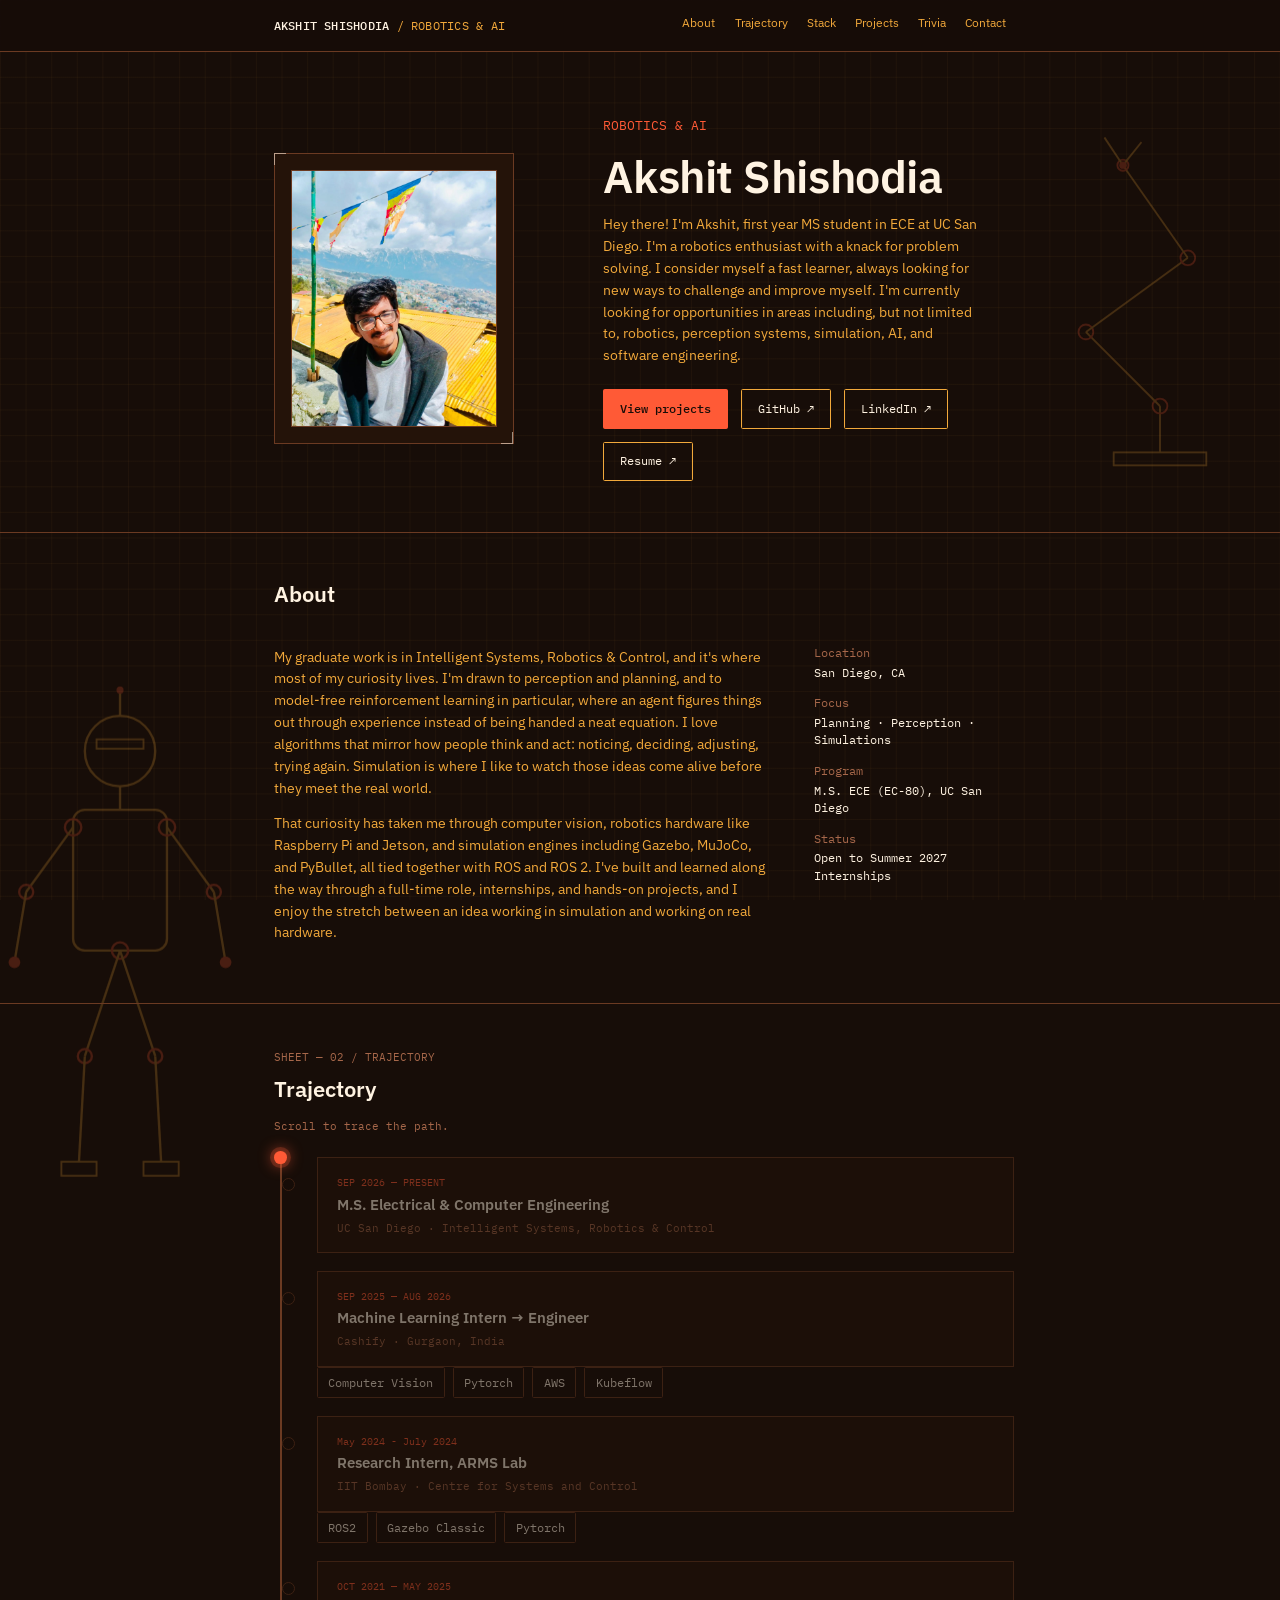
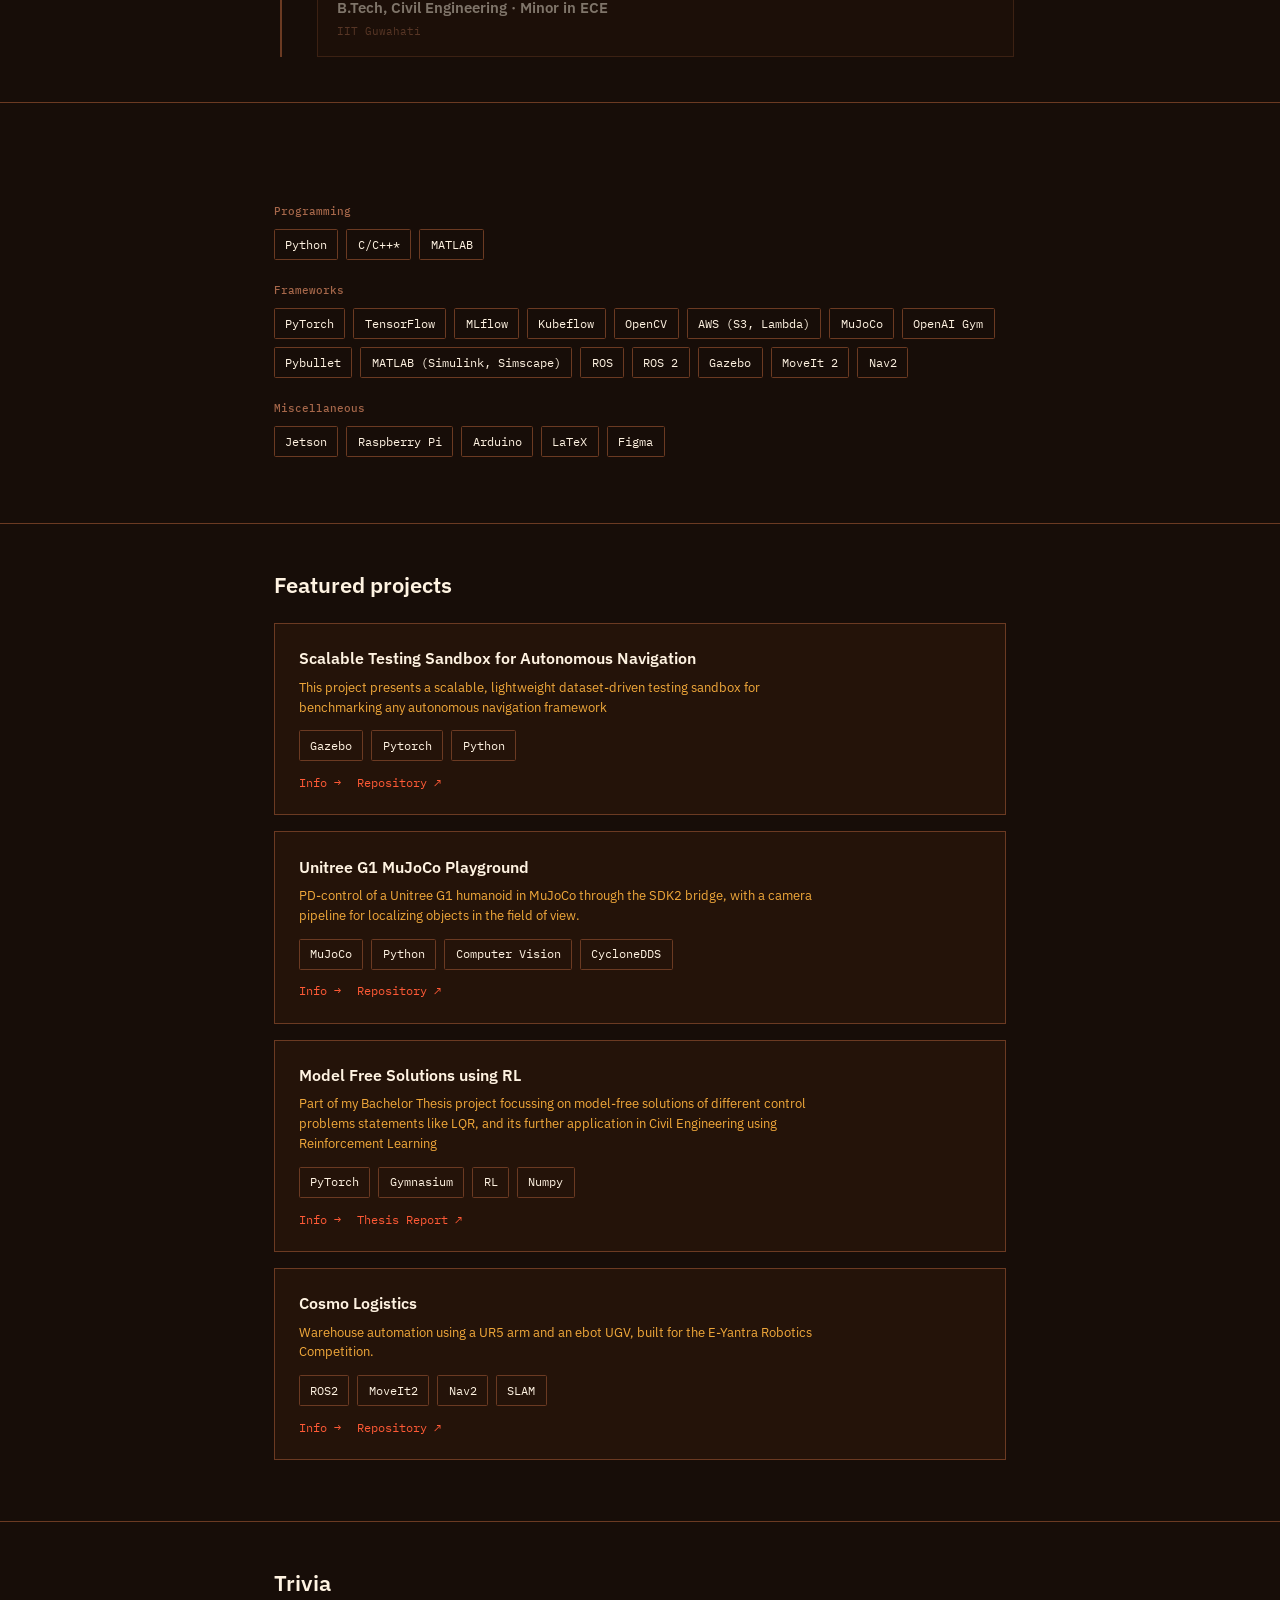
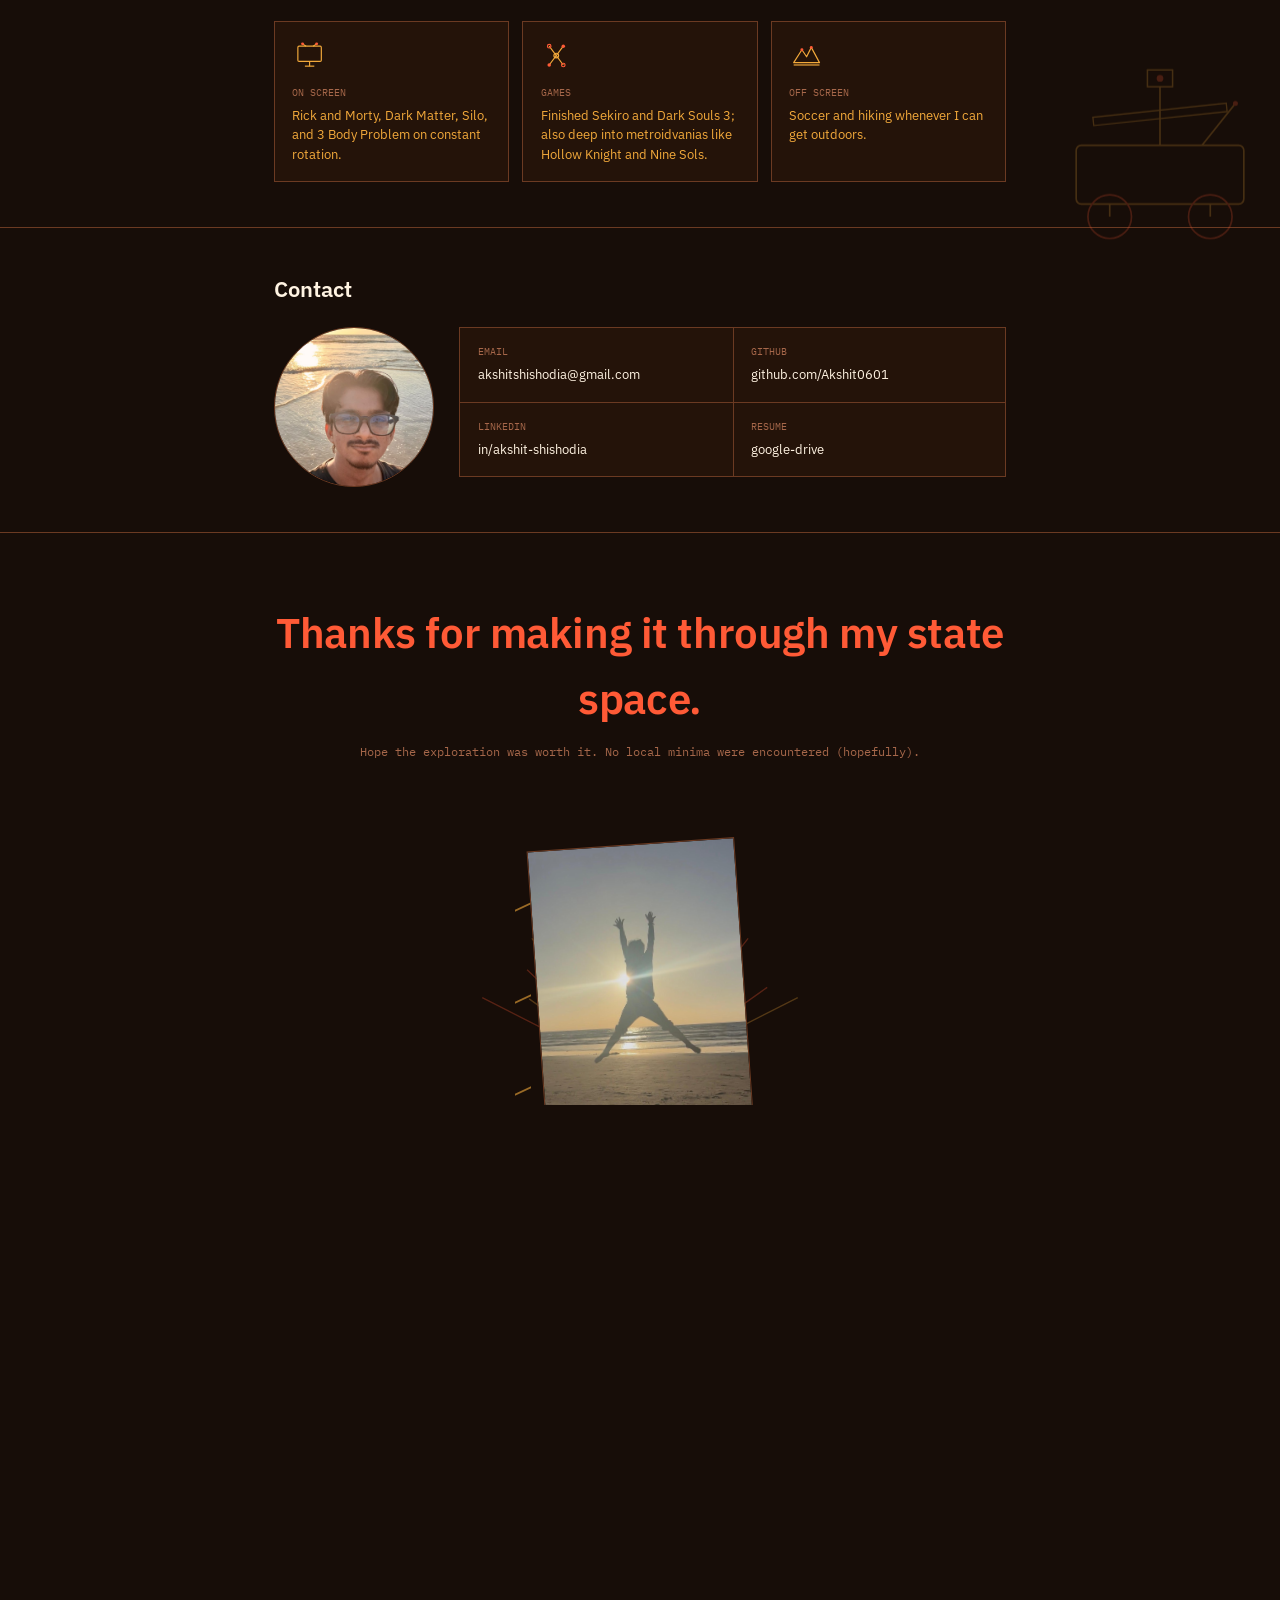
<file: index.html>
<!DOCTYPE html>
<html lang="en">
<head>
<meta charset="UTF-8">
<meta name="viewport" content="width=device-width, initial-scale=1">
<title>Akshit Shishodia — Robotics &amp; AI</title>
<link rel="preconnect" href="https://fonts.googleapis.com">
<link rel="preconnect" href="https://fonts.gstatic.com" crossorigin>
<link href="https://fonts.googleapis.com/css2?family=IBM+Plex+Sans:wght@400;500;600;700&family=IBM+Plex+Mono:wght@400;500&display=swap" rel="stylesheet">
<link rel="stylesheet" href="styles.css">
<script>document.documentElement.classList.add('js');</script>
</head>
<body>

<header class="nav">
  <div class="nav-inner">
    <div class="nav-mark"><b>AKSHIT SHISHODIA</b> / ROBOTICS &amp; AI</div>
    <nav class="nav-links">
      <a href="#about">About</a>
      <a href="#trajectory">Trajectory</a>
      <a href="#stack">Stack</a>
      <a href="#projects">Projects</a>
      <a href="#interests">Trivia</a>
      <a href="#contact">Contact</a>
    </nav>
  </div>
</header>

<main>

  <!-- HERO -->
  <section class="hero" id="top" style="border-top:none;">
    <div class="bg-graphic right" aria-hidden="true">
      <svg viewBox="0 0 380 480" fill="none">
        <rect x="140" y="430" width="100" height="14" stroke="var(--ink-line)" stroke-width="2"/>
        <line x1="190" y1="430" x2="190" y2="380" stroke="var(--ink-line)" stroke-width="2"/>
        <circle cx="190" cy="380" r="8" stroke="var(--amber)" stroke-width="2"/>
        <line x1="190" y1="380" x2="110" y2="300" stroke="var(--ink-line)" stroke-width="2"/>
        <circle cx="110" cy="300" r="8" stroke="var(--amber)" stroke-width="2"/>
        <line x1="110" y1="300" x2="220" y2="220" stroke="var(--ink-line)" stroke-width="2"/>
        <circle cx="220" cy="220" r="8" stroke="var(--amber)" stroke-width="2"/>
        <line x1="220" y1="220" x2="150" y2="120" stroke="var(--ink-line)" stroke-width="2"/>
        <circle cx="150" cy="120" r="6" stroke="var(--amber)" stroke-width="2"/>
        <line x1="150" y1="120" x2="130" y2="90" stroke="var(--ink-line)" stroke-width="2"/>
        <line x1="150" y1="120" x2="170" y2="95" stroke="var(--ink-line)" stroke-width="2"/>
        <circle cx="150" cy="120" r="4" fill="var(--amber)"/>
      </svg>
    </div>
    <div class="wrap">
      <div class="hero-grid">
        <div class="hero-media crosshair">
          <div class="photo-frame" data-placeholder="ADD PHOTO&#10;assets/profile.jpg">
            <img src="assets/profile.jpg" alt="Akshit Shishodia" onerror="this.parentElement.classList.add('is-empty')">
          </div>
        </div>
        <div class="hero-text">
          <div class="role">ROBOTICS &amp; AI</div>
          <h1>Akshit Shishodia</h1>
          <p class="summary">
           Hey there! I'm Akshit, first year MS student in ECE at UC San Diego.
            I'm a robotics enthusiast with a knack for problem solving. I consider myself a fast learner, always looking for new ways to challenge and improve myself.
            I'm currently looking for opportunities in areas including, but not limited to, robotics, perception systems, simulation, AI, and software engineering.
            <!-- EDIT: extend with your own framing, e.g. humanoid locomotion, autonomous navigation, reinforcement learning. -->
          </p>
          <div class="hero-actions">
            <a class="btn primary" href="#projects">View projects</a>
            <a class="btn" href="https://github.com/Akshit0601" target="_blank" rel="noopener">GitHub ↗</a>
            <a class="btn" href="https://www.linkedin.com/in/akshit-shishodia-631aab23a/" target="_blank" rel="noopener">LinkedIn ↗</a>
            <a class="btn" href="https://drive.google.com/file/d/1ABthC6uX8GcNb6NtvV2N9ZT-YFIq-fZ3/view?usp=sharing" target="_blank" rel="noopener">Resume ↗</a>
          </div>
        </div>
      </div>
    </div>
  </section>

  <!-- ABOUT -->
  <section id="about">
    <div class="bg-graphic left" aria-hidden="true">
      <svg viewBox="0 0 300 460" fill="none">
        <circle cx="150" cy="60" r="30" stroke="var(--ink-line)" stroke-width="2"/>
        <rect x="130" y="50" width="40" height="8" stroke="var(--ink-line)" stroke-width="1.6"/>
        <line x1="150" y1="30" x2="150" y2="10" stroke="var(--ink-line)" stroke-width="2"/>
        <circle cx="150" cy="8" r="3" fill="var(--amber)"/>
        <line x1="150" y1="90" x2="150" y2="110" stroke="var(--ink-line)" stroke-width="2"/>
        <rect x="110" y="110" width="80" height="120" rx="10" stroke="var(--ink-line)" stroke-width="2"/>
        <circle cx="110" cy="125" r="7" stroke="var(--amber)" stroke-width="2"/>
        <circle cx="190" cy="125" r="7" stroke="var(--amber)" stroke-width="2"/>
        <line x1="110" y1="125" x2="70" y2="180" stroke="var(--ink-line)" stroke-width="2"/>
        <circle cx="70" cy="180" r="6" stroke="var(--amber)" stroke-width="2"/>
        <line x1="70" y1="180" x2="60" y2="240" stroke="var(--ink-line)" stroke-width="2"/>
        <circle cx="60" cy="240" r="5" fill="var(--amber)"/>
        <line x1="190" y1="125" x2="230" y2="180" stroke="var(--ink-line)" stroke-width="2"/>
        <circle cx="230" cy="180" r="6" stroke="var(--amber)" stroke-width="2"/>
        <line x1="230" y1="180" x2="240" y2="240" stroke="var(--ink-line)" stroke-width="2"/>
        <circle cx="240" cy="240" r="5" fill="var(--amber)"/>
        <circle cx="150" cy="230" r="7" stroke="var(--amber)" stroke-width="2"/>
        <line x1="150" y1="230" x2="120" y2="320" stroke="var(--ink-line)" stroke-width="2"/>
        <circle cx="120" cy="320" r="6" stroke="var(--amber)" stroke-width="2"/>
        <line x1="120" y1="320" x2="115" y2="410" stroke="var(--ink-line)" stroke-width="2"/>
        <rect x="100" y="410" width="30" height="12" stroke="var(--ink-line)" stroke-width="1.6"/>
        <line x1="150" y1="230" x2="180" y2="320" stroke="var(--ink-line)" stroke-width="2"/>
        <circle cx="180" cy="320" r="6" stroke="var(--amber)" stroke-width="2"/>
        <line x1="180" y1="320" x2="185" y2="410" stroke="var(--ink-line)" stroke-width="2"/>
        <rect x="170" y="410" width="30" height="12" stroke="var(--ink-line)" stroke-width="1.6"/>
      </svg>
    </div>
    <div class="wrap">
      <!-- <div class="sheet-id">SHEET — 01 / ABOUT</div> -->
      <h2>About</h2>
      <div class="about-grid">
        <div>
          <p>
          My graduate work is in Intelligent Systems, Robotics & Control, and it's where most of my curiosity lives. I'm drawn to perception and planning, and to model-free reinforcement learning in particular, where an agent figures things out through experience instead of being handed a neat equation. I love algorithms that mirror how people think and act: noticing, deciding, adjusting, trying again. Simulation is where I like to watch those ideas come alive before they meet the real world.
          </p>
          <p>
           That curiosity has taken me through computer vision, robotics hardware like Raspberry Pi and Jetson, and simulation engines including Gazebo, MuJoCo, and PyBullet, all tied together with ROS and ROS 2. I've built and learned along the way through a full-time role, internships, and hands-on projects, and I enjoy the stretch between an idea working in simulation and working on real hardware.
          </p>
        </div>
        <dl class="specs">
          <dt>Location</dt><dd><!-- EDIT: e.g. San Diego, CA -->San Diego, CA</dd>
          <dt>Focus</dt><dd>Planning · Perception · Simulations</dd>
          <dt>Program</dt><dd>M.S. ECE (EC-80), UC San Diego</dd>
          <dt>Status</dt><dd><!-- EDIT: e.g. Open to Summer 2027 internships -->Open to Summer 2027 Internships</dd>
        </dl>
      </div>
    </div>
  </section>

  <!-- TRAJECTORY -->
  <section id="trajectory">
    <div class="wrap">
      <div class="sheet-id">SHEET — 02 / TRAJECTORY</div>
      <h2>Trajectory</h2>
      <p class="tj-hint">Scroll to trace the path.</p>

      <div class="traj" id="traj">
        <div class="tj-rail" aria-hidden="true"><div class="tj-fill"></div><div class="tj-marker"></div></div>

        <article class="tj-item current">
          <div class="tj-head">
            <span class="tj-date">SEP 2026 — PRESENT</span>
            <span class="tj-title">M.S. Electrical &amp; Computer Engineering</span>
            <span class="tj-org">UC San Diego · Intelligent Systems, Robotics &amp; Control</span>
          </div>
          <!-- <div class="tj-body">
            <div class="chips"><span class="chip">Humanoids</span><span class="chip">Perception</span><span class="chip">RL</span></div>
          </div> -->
        </article>

        <article class="tj-item">
          <div class="tj-head">
            <span class="tj-date">SEP 2025 — AUG 2026</span>
            <span class="tj-title">Machine Learning Intern → Engineer</span>
            <span class="tj-org">Cashify · Gurgaon, India</span>
          </div>
          <div class="tj-body">
            <div class="chips"><span class="chip">Computer Vision</span><span class="chip">Pytorch</span><span class="chip">AWS</span><span class="chip">Kubeflow</span></div>
          </div>
        </article>

        <article class="tj-item">
          <div class="tj-head">
            <span class="tj-date">May 2024 - July 2024</span>
            <span class="tj-title">Research Intern, ARMS Lab</span>
            <span class="tj-org">IIT Bombay · Centre for Systems and Control</span>
          </div>
          <div class="tj-body">
            <div class="chips"><span class="chip">ROS2</span><span class="chip">Gazebo Classic</span><span class="chip">Pytorch</span></div>
          </div>
        </article>

        <article class="tj-item">
          <div class="tj-head">
            <span class="tj-date">OCT 2021 — MAY 2025</span>
            <span class="tj-title">B.Tech, Civil Engineering · Minor in ECE</span>
            <span class="tj-org">IIT Guwahati</span>
          </div>
          <!-- <div class="tj-body"> -->
            <!-- <div class="chips"><span class="chip">Civil</span><span class="chip">ECE minor</span></div> -->
          <!-- </div> -->
        </article>
      </div>
    </div>
  </section>

  <!-- STACK -->
  <section id="stack">
  <div class="wrap">
    <!-- <div class="sheet-id">SHEET — 03 / TOOLING</div> -->
    <h2>Stack</h2>
    <div class="stack-group"><h3>Programming</h3>
      <div class="chips"><span class="chip">Python</span><span class="chip">C/C++*</span><span class="chip">MATLAB</span></div></div>
    <div class="stack-group"><h3>Frameworks</h3>
      <div class="chips"><span class="chip">PyTorch</span><span class="chip">TensorFlow</span><span class="chip">MLflow</span><span class="chip">Kubeflow</span><span class="chip">OpenCV</span><span class="chip">AWS (S3, Lambda)</span><span class="chip">MuJoCo</span><span class="chip">OpenAI Gym</span><span class="chip">Pybullet</span><span class="chip">MATLAB (Simulink, Simscape)</span><span class="chip">ROS</span><span class="chip">ROS 2</span><span class="chip">Gazebo</span><span class="chip">MoveIt 2</span><span class="chip">Nav2</span></div></div>
    <div class="stack-group"><h3>Miscellaneous</h3>
      <div class="chips"><span class="chip">Jetson</span><span class="chip">Raspberry Pi</span><span class="chip">Arduino</span><span class="chip">LaTeX</span><span class="chip">Figma</span></div></div>
  </div>
</section>

  <!-- PROJECTS -->
  <section id="projects">
    <div class="wrap">
      <!-- <div class="sheet-id">SHEET — 04 / PROJECTS</div> -->
      <h2>Featured projects</h2>
      <article class="sheet">
        <div class="sheet-head">
          <h3><a href="projects/nav-sandbox.html">Scalable Testing Sandbox for Autonomous Navigation</a></h3>
          <!-- <span class="sheet-num">DWG-001</span> -->
        </div>
        <p>This project presents a scalable, lightweight dataset-driven testing sandbox for benchmarking any autonomous navigation framework</p>
        <div class="chips"><span class="chip">Gazebo</span><span class="chip">Pytorch</span><span class="chip">Python</span></div>
        <div class="sheet-links">
          <a href="projects/nav-sandbox.html">Info →</a>
          <a href="https://github.com/Akshit0601/Testing-Sandbox-For-Autonomous-Navigation" target="_blank" rel="noopener">Repository ↗</a>
        </div>
      </article>

      <article class="sheet">
        <div class="sheet-head">
          <h3><a href="projects/unitree-g1.html">Unitree G1 MuJoCo Playground</a></h3>
          <!-- <span class="sheet-num">DWG-002</span> -->
        </div>
        <p>PD-control of a Unitree G1 humanoid in MuJoCo through the SDK2 bridge, with a camera pipeline for localizing objects in the field of view.</p>
        <div class="chips"><span class="chip">MuJoCo</span><span class="chip">Python</span><span class="chip">Computer Vision</span><span class="chip">CycloneDDS</span></div>
        <div class="sheet-links">
          <a href="projects/unitree-g1.html">Info →</a>
          <a href="https://github.com/Akshit0601/Unitree-G1-Mujoco-Playground" target="_blank" rel="noopener">Repository ↗</a>
        </div>
      </article>

      <article class="sheet">
        <div class="sheet-head">
          <h3><a href="projects/cartpole-reinforce.html">Model Free Solutions using RL</a></h3>
          <!-- <span class="sheet-num">DWG-003</span> -->
        </div>
        <p>Part of my Bachelor Thesis project focussing on model-free solutions of different control problems statements like LQR, and its further application in Civil Engineering using Reinforcement Learning</p>
        <div class="chips"><span class="chip">PyTorch</span><span class="chip">Gymnasium</span><span class="chip">RL</span><span class="chip">Numpy</span></div>
        <div class="sheet-links">
          <a href="projects/cartpole-reinforce.html">Info →</a>
          <a href="https://drive.google.com/file/d/1lbZCTlZUv04JyGzDJ2TbeWOzlY-2_dzI/view" target="_blank" rel="noopener">Thesis Report ↗</a>
        </div>
      </article>

      <article class="sheet">
        <div class="sheet-head">
          <h3><a href="projects/marjanator.html">Cosmo Logistics</a></h3>
          <!-- <span class="sheet-num">DWG-004</span> -->
        </div>
        <p>Warehouse automation using a UR5 arm and an ebot UGV, built for the E-Yantra Robotics Competition.
        </p>
        <div class="chips"><span class="chip">ROS2</span><span class="chip">MoveIt2</span><span class="chip">Nav2</span><span class="chip">SLAM</span></div>
        <div class="sheet-links">
          <a href="projects/marjanator.html">Info →</a>
          <a href="https://github.com/Akshit0601/Cosmo_Logistic_Bot" target="_blank" rel="noopener">Repository ↗</a>
        </div>
      </article>
      <!-- EDIT: to add a project, duplicate an <article class="sheet"> and create a matching page in /projects/ -->
    </div>
  </section>

  <!-- INTERESTS & TRIVIA -->
<section id="interests">
  <div class="wrap">
    <!-- <div class="sheet-id">SHEET — 05 / TRIVIA</div> -->
    <h2>Trivia</h2>
    <div class="trivia-grid">

      <div class="trivia-card">
        <svg class="trivia-icon" viewBox="0 0 60 60" fill="none" aria-hidden="true">
          <rect x="10" y="14" width="40" height="26" rx="2" stroke="var(--ink-line)" stroke-width="2"/>
          <line x1="22" y1="48" x2="38" y2="48" stroke="var(--ink-line)" stroke-width="2"/>
          <line x1="30" y1="40" x2="30" y2="48" stroke="var(--ink-line)" stroke-width="2"/>
          <line x1="18" y1="10" x2="24" y2="14" stroke="var(--ink-line)" stroke-width="2"/>
          <line x1="42" y1="10" x2="36" y2="14" stroke="var(--ink-line)" stroke-width="2"/>
          <circle cx="18" cy="10" r="2.5" fill="var(--amber)"/>
          <circle cx="42" cy="10" r="2.5" fill="var(--amber)"/>
        </svg>
        <div class="tb-label">ON SCREEN</div>
        <p>Rick and Morty, Dark Matter, Silo, and 3 Body Problem on constant rotation.</p>
      </div>

      <div class="trivia-card">
        <svg class="trivia-icon" viewBox="0 0 60 60" fill="none" aria-hidden="true">
          <line x1="14" y1="46" x2="38" y2="14" stroke="var(--ink-line)" stroke-width="2"/>
          <line x1="14" y1="14" x2="38" y2="46" stroke="var(--ink-line)" stroke-width="2"/>
          <circle cx="38" cy="14" r="3" fill="var(--amber)"/>
          <circle cx="14" cy="46" r="3" fill="var(--amber)"/>
          <circle cx="14" cy="14" r="3" stroke="var(--amber)" stroke-width="2"/>
          <circle cx="38" cy="46" r="3" stroke="var(--amber)" stroke-width="2"/>
          <circle cx="26" cy="30" r="4" stroke="var(--ink-line)" stroke-width="2"/>
        </svg>
        <div class="tb-label">GAMES</div>
        <p>Finished Sekiro and Dark Souls 3; also deep into metroidvanias like Hollow Knight and Nine Sols.</p>
      </div>

      <div class="trivia-card">
        <svg class="trivia-icon" viewBox="0 0 60 60" fill="none" aria-hidden="true">
          <path d="M8 42 L22 20 L30 32 L38 16 L52 42 Z" stroke="var(--ink-line)" stroke-width="2" stroke-linejoin="round"/>
          <circle cx="22" cy="20" r="2.5" fill="var(--amber)"/>
          <circle cx="38" cy="16" r="2.5" fill="var(--amber)"/>
          <line x1="8" y1="46" x2="52" y2="46" stroke="var(--ink-line)" stroke-width="2"/>
        </svg>
        <div class="tb-label">OFF SCREEN</div>
        <p>Soccer and hiking whenever I can get outdoors.</p>
      </div>

    </div>
  </div>
</section>

<style>
  .trivia-icon{ width:44px; height:44px; display:block; margin:0 0 14px; }
  .trivia-card{ text-align:left; }
</style>

  <!-- CONTACT -->
  <section id="contact">
    <div class="bg-graphic right" aria-hidden="true">
      <svg viewBox="0 0 420 300" fill="none">
        <rect x="110" y="150" width="200" height="70" rx="6" stroke="var(--ink-line)" stroke-width="2"/>
        <line x1="150" y1="220" x2="150" y2="235" stroke="var(--ink-line)" stroke-width="2"/>
        <circle cx="150" cy="235" r="26" stroke="var(--amber)" stroke-width="2"/>
        <line x1="270" y1="220" x2="270" y2="235" stroke="var(--ink-line)" stroke-width="2"/>
        <circle cx="270" cy="235" r="26" stroke="var(--amber)" stroke-width="2"/>
        <rect x="130" y="108" width="160" height="10" stroke="var(--ink-line)" stroke-width="1.6" transform="rotate(-6 210 113)"/>
        <line x1="210" y1="150" x2="210" y2="80" stroke="var(--ink-line)" stroke-width="2"/>
        <rect x="195" y="60" width="30" height="20" stroke="var(--ink-line)" stroke-width="1.8"/>
        <circle cx="210" cy="70" r="4" fill="var(--amber)"/>
        <line x1="260" y1="150" x2="300" y2="100" stroke="var(--ink-line)" stroke-width="2"/>
        <circle cx="300" cy="100" r="3" fill="var(--amber)"/>
      </svg>
    </div>
    <div class="wrap">
      <!-- <div class="sheet-id">SHEET — 06 / CONTACT</div> -->
      <h2>Contact</h2>
      <div class="contact-grid">
        <div class="photo-frame round" data-placeholder="ADD PHOTO&#10;assets/profile-small.jpg">
          <img src="assets/profile-small.jpg" alt="Akshit Shishodia" onerror="this.parentElement.classList.add('is-empty')">
        </div>
        <div class="titleblock">
          <div class="tb-cell"><div class="tb-label">EMAIL</div>
            <div class="tb-value"><a href="mailto:akshitshishodia@gmail.com">akshitshishodia@gmail.com</a></div></div>
          <div class="tb-cell"><div class="tb-label">GITHUB</div>
            <div class="tb-value"><a href="https://github.com/Akshit0601" target="_blank" rel="noopener">github.com/Akshit0601</a></div></div>
          <div class="tb-cell"><div class="tb-label">LINKEDIN</div>
            <div class="tb-value"><a href="https://www.linkedin.com/in/akshit-shishodia-631aab23a/" target="_blank" rel="noopener">in/akshit-shishodia</a></div></div>
          <div class="tb-cell"><div class="tb-label">RESUME</div>
            <div class="tb-value"><a href="https://drive.google.com/file/d/1ABthC6uX8GcNb6NtvV2N9ZT-YFIq-fZ3/view?usp=sharing" target="_blank" rel="noopener">google-drive</a></div></div>
        </div>
      </div>
    </div>
  </section>

  <!-- CLOSING -->
  <section id="closing" class="quote-section">
    <svg class="sunburst" viewBox="0 0 900 560" fill="none" aria-hidden="true">
      <line x1="450" y1="520" x2="218" y2="402" stroke="var(--amber)" stroke-width="2"/>
      <line x1="450" y1="520" x2="287" y2="404" stroke="var(--ink-line)" stroke-width="2"/>
      <line x1="450" y1="520" x2="284" y2="361" stroke="var(--amber)" stroke-width="2"/>
      <line x1="450" y1="520" x2="291" y2="315" stroke="var(--ink-line)" stroke-width="2"/>
      <line x1="450" y1="520" x2="352" y2="346" stroke="var(--amber)" stroke-width="2"/>
      <line x1="450" y1="520" x2="368" y2="305" stroke="var(--ink-line)" stroke-width="2"/>
      <line x1="450" y1="520" x2="393" y2="266" stroke="var(--amber)" stroke-width="2"/>
      <line x1="450" y1="520" x2="435" y2="321" stroke="var(--ink-line)" stroke-width="2"/>
      <line x1="450" y1="520" x2="467" y2="291" stroke="var(--amber)" stroke-width="2"/>
      <line x1="450" y1="520" x2="507" y2="266" stroke="var(--ink-line)" stroke-width="2"/>
      <line x1="450" y1="520" x2="522" y2="333" stroke="var(--amber)" stroke-width="2"/>
      <line x1="450" y1="520" x2="563" y2="320" stroke="var(--ink-line)" stroke-width="2"/>
      <line x1="450" y1="520" x2="609" y2="315" stroke="var(--amber)" stroke-width="2"/>
      <line x1="450" y1="520" x2="594" y2="382" stroke="var(--ink-line)" stroke-width="2"/>
      <line x1="450" y1="520" x2="637" y2="387" stroke="var(--amber)" stroke-width="2"/>
      <line x1="450" y1="520" x2="682" y2="402" stroke="var(--ink-line)" stroke-width="2"/>
    </svg>
    <div class="wrap quote-inner">
      <!-- <div class="sheet-id">SHEET — 07 / CLOSING</div> -->
      <p class="quote-text">Thanks for making it through my state space.</p>
      <p class="quote-sub">Hope the exploration was worth it. No local minima were encountered (hopefully).</p>
      <div class="leap-wrap">
        <div class="leap-marks" aria-hidden="true"><span></span><span></span><span></span></div>
        <div class="photo-frame leap" data-placeholder="ADD PHOTO&#10;assets/jump-photo.png&#10;(action / mid-air shot)">
          <img src="assets/jump-photo.png" alt="Akshit Shishodia jumping" onerror="this.parentElement.classList.add('is-empty')">
        </div>
        <div class="leap-shadow" aria-hidden="true"></div>
      </div>
    </div>
  </section>

</main>

<footer>
</footer>

<script src="script.js"></script>
</body>
</html>
</file>
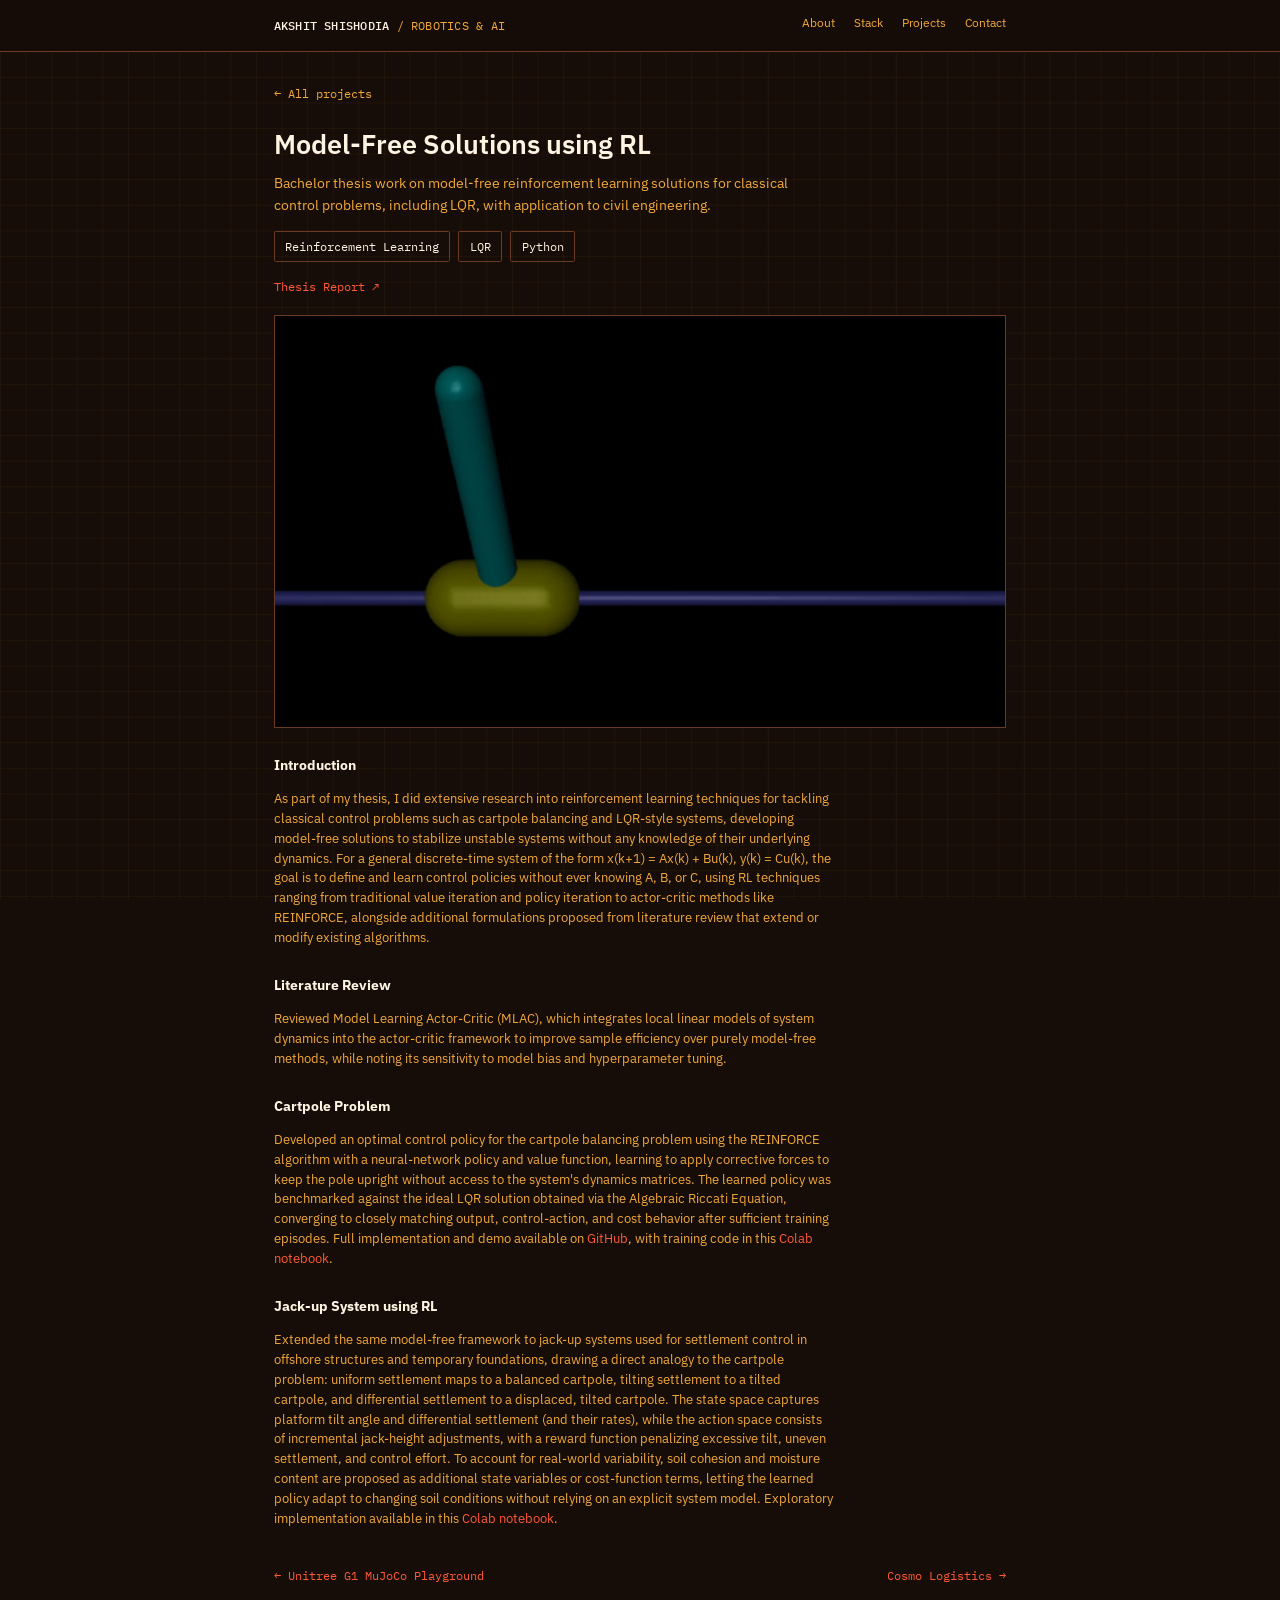
<file: projects/cartpole-reinforce.html>
<!DOCTYPE html>
<html lang="en">
<head>
<meta charset="UTF-8">
<meta name="viewport" content="width=device-width, initial-scale=1">
<title>Model-Free Solutions using RL — Akshit Shishodia</title>
<link rel="preconnect" href="https://fonts.googleapis.com">
<link rel="preconnect" href="https://fonts.gstatic.com" crossorigin>
<link href="https://fonts.googleapis.com/css2?family=IBM+Plex+Sans:wght@400;500;600;700&family=IBM+Plex+Mono:wght@400;500&display=swap" rel="stylesheet">
<link rel="stylesheet" href="../styles.css">
</head>
<body>

<header class="nav">
  <div class="nav-inner">
    <div class="nav-mark"><b>AKSHIT SHISHODIA</b> / ROBOTICS &amp; AI</div>
    <nav class="nav-links">
      <a href="../index.html#about">About</a>
      <a href="../index.html#stack">Stack</a>
      <a href="../index.html#projects">Projects</a>
      <a href="../index.html#contact">Contact</a>
    </nav>
  </div>
</header>

<main class="wrap" style="padding-top:40px;">
  <a class="back-link" href="../index.html#projects">&larr; All projects</a>

  <div class="case-head">
    <h1>Model-Free Solutions using RL</h1>
    <!-- <span class="sheet-num">DWG-005</span> -->
  </div>
  <p class="case-summary">
    Bachelor thesis work on model-free reinforcement learning solutions for classical control problems, including LQR, with application to civil engineering.
  </p>
  <div class="chips" style="margin-top:16px;">
    <span class="chip">Reinforcement Learning</span>
    <span class="chip">LQR</span>
    <span class="chip">Python</span>
  </div>
  <div class="case-links">
    <!-- <a href="https://github.com/Akshit0601/Model-free-solutions-using-Deep-Reinforcement-Learning-and-Function-Approximations" target="_blank" rel="noopener">Repository &#8599;</a> -->
    <a href="https://drive.google.com/file/d/1lbZCTlZUv04JyGzDJ2TbeWOzlY-2_dzI/view?usp=sharing" target="_blank" rel="noopener">Thesis Report &#8599;</a>
  </div>

  <div class="media-frame" data-placeholder="ADD GIF&#10;assets/cartpole.gif">
    <img src="../assets/cartpole.gif" alt="Cartpole balancing using REINFORCE"
         onerror="this.parentElement.classList.add('is-empty')">
  </div>

  <div class="case-body">
    <h3>Introduction</h3>
    <p>
      As part of my thesis, I did extensive research into reinforcement learning techniques for tackling classical control problems such as cartpole balancing and LQR-style systems, developing model-free solutions to stabilize unstable systems without any knowledge of their underlying dynamics. For a general discrete-time system of the form x(k+1) = Ax(k) + Bu(k), y(k) = Cu(k), the goal is to define and learn control policies without ever knowing A, B, or C, using RL techniques ranging from traditional value iteration and policy iteration to actor-critic methods like REINFORCE, alongside additional formulations proposed from literature review that extend or modify existing algorithms.
    </p>

    <h3>Literature Review</h3>
    <p>
      Reviewed Model Learning Actor-Critic (MLAC), which integrates local linear models of system dynamics into the actor-critic framework to improve sample efficiency over purely model-free methods, while noting its sensitivity to model bias and hyperparameter tuning.
    </p>

    <h3>Cartpole Problem</h3>
    <p>
      Developed an optimal control policy for the cartpole balancing problem using the REINFORCE algorithm with a neural-network policy and value function, learning to apply corrective forces to keep the pole upright without access to the system's dynamics matrices. The learned policy was benchmarked against the ideal LQR solution obtained via the Algebraic Riccati Equation, converging to closely matching output, control-action, and cost behavior after sufficient training episodes. Full implementation and demo available on <a href="https://github.com/Akshit0601/Model-free-solutions-using-Deep-Reinforcement-Learning-and-Function-Approximations" target="_blank" rel="noopener">GitHub</a>, with training code in this <a href="https://colab.research.google.com/drive/1g-3ued2uKsl2ZcLW2sHtmvHv30SsW_46?usp=sharing" target="_blank" rel="noopener">Colab notebook</a>.
    </p>

    <h3>Jack-up System using RL</h3>
    <p>
      Extended the same model-free framework to jack-up systems used for settlement control in offshore structures and temporary foundations, drawing a direct analogy to the cartpole problem: uniform settlement maps to a balanced cartpole, tilting settlement to a tilted cartpole, and differential settlement to a displaced, tilted cartpole. The state space captures platform tilt angle and differential settlement (and their rates), while the action space consists of incremental jack-height adjustments, with a reward function penalizing excessive tilt, uneven settlement, and control effort. To account for real-world variability, soil cohesion and moisture content are proposed as additional state variables or cost-function terms, letting the learned policy adapt to changing soil conditions without relying on an explicit system model. Exploratory implementation available in this <a href="https://colab.research.google.com/drive/10P91qyRQGzt64MU78bInv0FAgFn6vzVn?usp=sharing" target="_blank" rel="noopener">Colab notebook</a>.
    </p>
  </div>

  <div class="case-nav">
    <span><a href="unitree-g1.html">&larr; Unitree G1 MuJoCo Playground</a></span>
    <span><a href="marjanator.html">Cosmo Logistics &rarr;</a></span>
  </div>
</main>

<footer>
  <!-- <p>Sheet rendered for github.com/Akshit0601 — revision draft-02</p> -->
</footer>

</body>
</html>
</file>
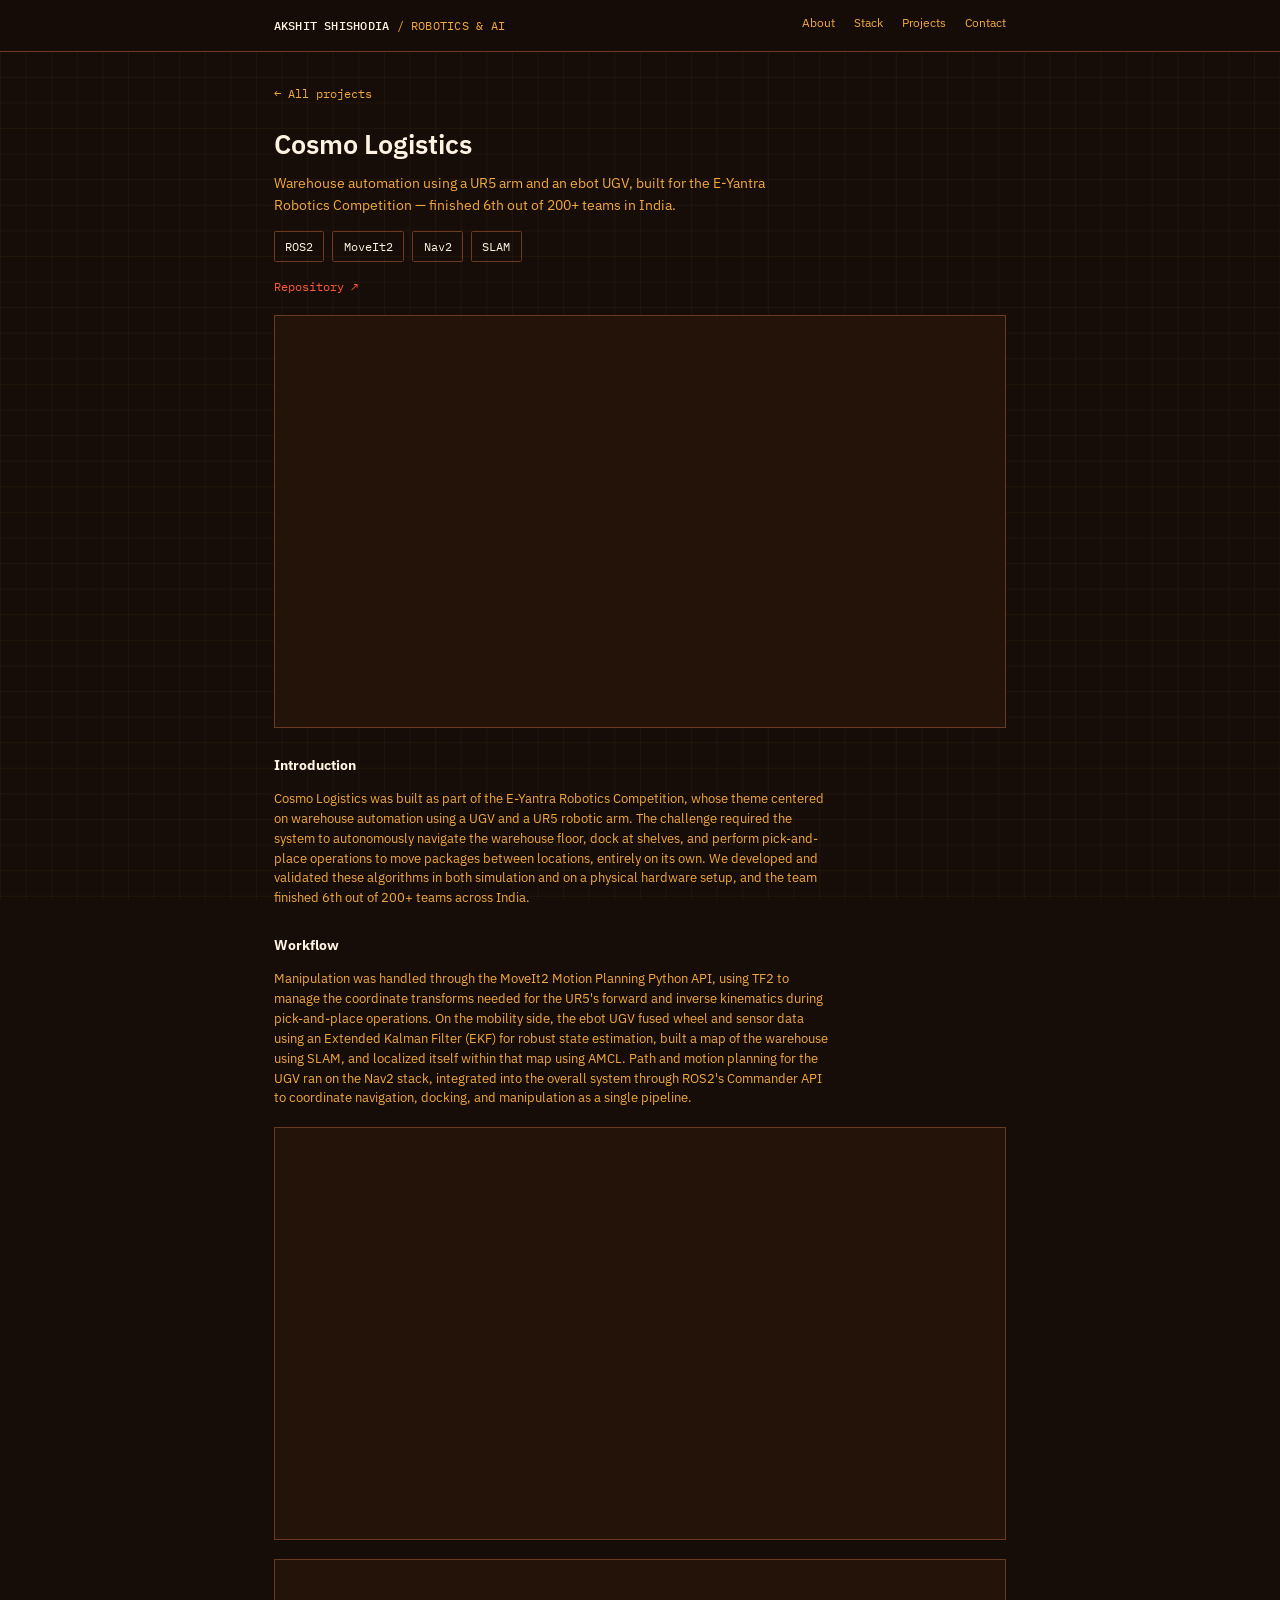
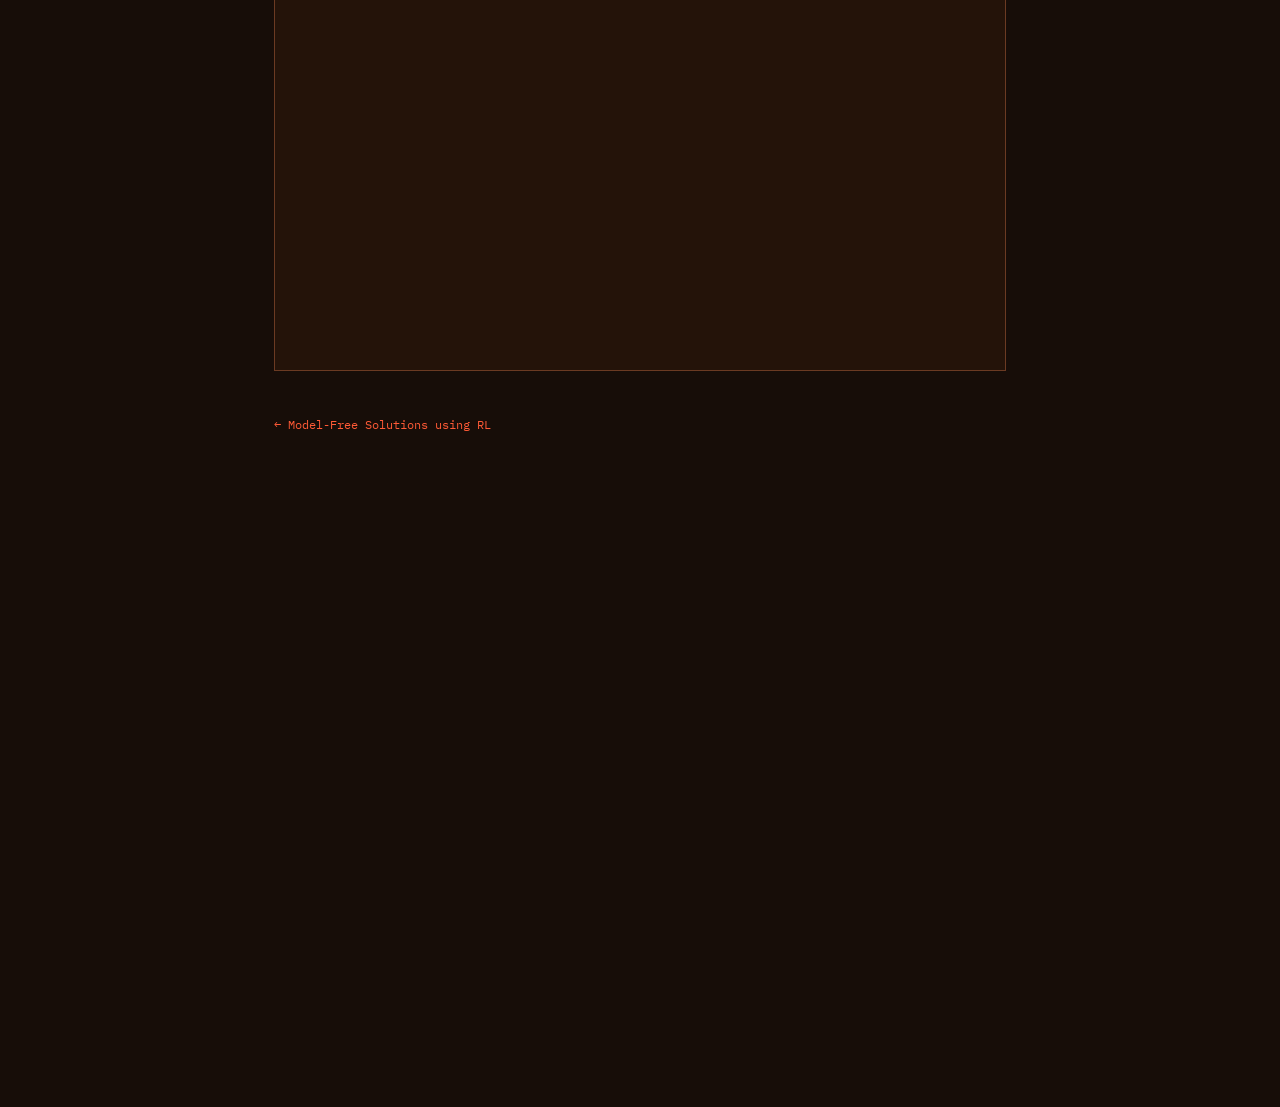
<file: projects/marjanator.html>
<!DOCTYPE html>
<html lang="en">
<head>
<meta charset="UTF-8">
<meta name="viewport" content="width=device-width, initial-scale=1">
<title>Cosmo Logistics — Akshit Shishodia</title>
<link rel="preconnect" href="https://fonts.googleapis.com">
<link rel="preconnect" href="https://fonts.gstatic.com" crossorigin>
<link href="https://fonts.googleapis.com/css2?family=IBM+Plex+Sans:wght@400;500;600;700&family=IBM+Plex+Mono:wght@400;500&display=swap" rel="stylesheet">
<link rel="stylesheet" href="../styles.css">
</head>
<body>

<header class="nav">
  <div class="nav-inner">
    <div class="nav-mark"><b>AKSHIT SHISHODIA</b> / ROBOTICS &amp; AI</div>
    <nav class="nav-links">
      <a href="../index.html#about">About</a>
      <a href="../index.html#stack">Stack</a>
      <a href="../index.html#projects">Projects</a>
      <a href="../index.html#contact">Contact</a>
    </nav>
  </div>
</header>

<main class="wrap" style="padding-top:40px;">
  <a class="back-link" href="../index.html#projects">&larr; All projects</a>

  <div class="case-head">
    <h1>Cosmo Logistics</h1>
    <!-- <span class="sheet-num">DWG-006</span> -->
  </div>
  <p class="case-summary">
    Warehouse automation using a UR5 arm and an ebot UGV, built for the E-Yantra Robotics Competition — finished 6th out of 200+ teams in India.
  </p>
  <div class="chips" style="margin-top:16px;">
    <span class="chip">ROS2</span>
    <span class="chip">MoveIt2</span>
    <span class="chip">Nav2</span>
    <span class="chip">SLAM</span>
  </div>
  <div class="case-links">
    <a href="https://github.com/Akshit0601/Cosmo_Logistic_Bot" target="_blank" rel="noopener">Repository &#8599;</a>
  </div>

  <div class="media-frame" style="aspect-ratio:16/9;" data-placeholder="ADD YOUTUBE LINK #1">
    <iframe width="100%" height="100%" style="border:0;"
      src="https://www.youtube.com/embed/vJqlzh9IUIM  "
      title="Cosmo Logistics demo video 1"
      allow="accelerometer; autoplay; clipboard-write; encrypted-media; gyroscope; picture-in-picture"
      allowfullscreen></iframe>
  </div>

  <div class="case-body">
    <h3>Introduction</h3>
    <p>
      Cosmo Logistics was built as part of the E-Yantra Robotics Competition, whose theme centered on warehouse automation using a UGV and a UR5 robotic arm. The challenge required the system to autonomously navigate the warehouse floor, dock at shelves, and perform pick-and-place operations to move packages between locations, entirely on its own. We developed and validated these algorithms in both simulation and on a physical hardware setup, and the team finished 6th out of 200+ teams across India.
    </p>

    <h3>Workflow</h3>
    <p>
      Manipulation was handled through the MoveIt2 Motion Planning Python API, using TF2 to manage the coordinate transforms needed for the UR5's forward and inverse kinematics during pick-and-place operations. On the mobility side, the ebot UGV fused wheel and sensor data using an Extended Kalman Filter (EKF) for robust state estimation, built a map of the warehouse using SLAM, and localized itself within that map using AMCL. Path and motion planning for the UGV ran on the Nav2 stack, integrated into the overall system through ROS2's Commander API to coordinate navigation, docking, and manipulation as a single pipeline.
    </p>

    <div class="media-frame" style="aspect-ratio:16/9;" data-placeholder="ADD YOUTUBE LINK #2">
      <iframe width="100%" height="100%" style="border:0;"
        src="https://youtube.com/embed/qbBKBZnamgY"
        title="Cosmo Logistics demo video 2"
        allow="accelerometer; autoplay; clipboard-write; encrypted-media; gyroscope; picture-in-picture"
        allowfullscreen></iframe>
    </div>

  </div>

  <div class="media-frame" style="aspect-ratio:16/9;" data-placeholder="ADD YOUTUBE LINK #3">
    <iframe width="100%" height="100%" style="border:0;"
      src="https://youtube.com/embed/nfSPuMpeKLU"
      title="Cosmo Logistics demo video 3"
      allow="accelerometer; autoplay; clipboard-write; encrypted-media; gyroscope; picture-in-picture"
      allowfullscreen></iframe>
  </div>

  <div class="case-nav">
    <span><a href="cartpole-reinforce.html">&larr; Model-Free Solutions using RL</a></span>
    <span></span>
  </div>
</main>

<footer>
  <!-- <p>Sheet rendered for github.com/Akshit0601 — revision draft-01</p> -->
</footer>

</body>
</html>
</file>
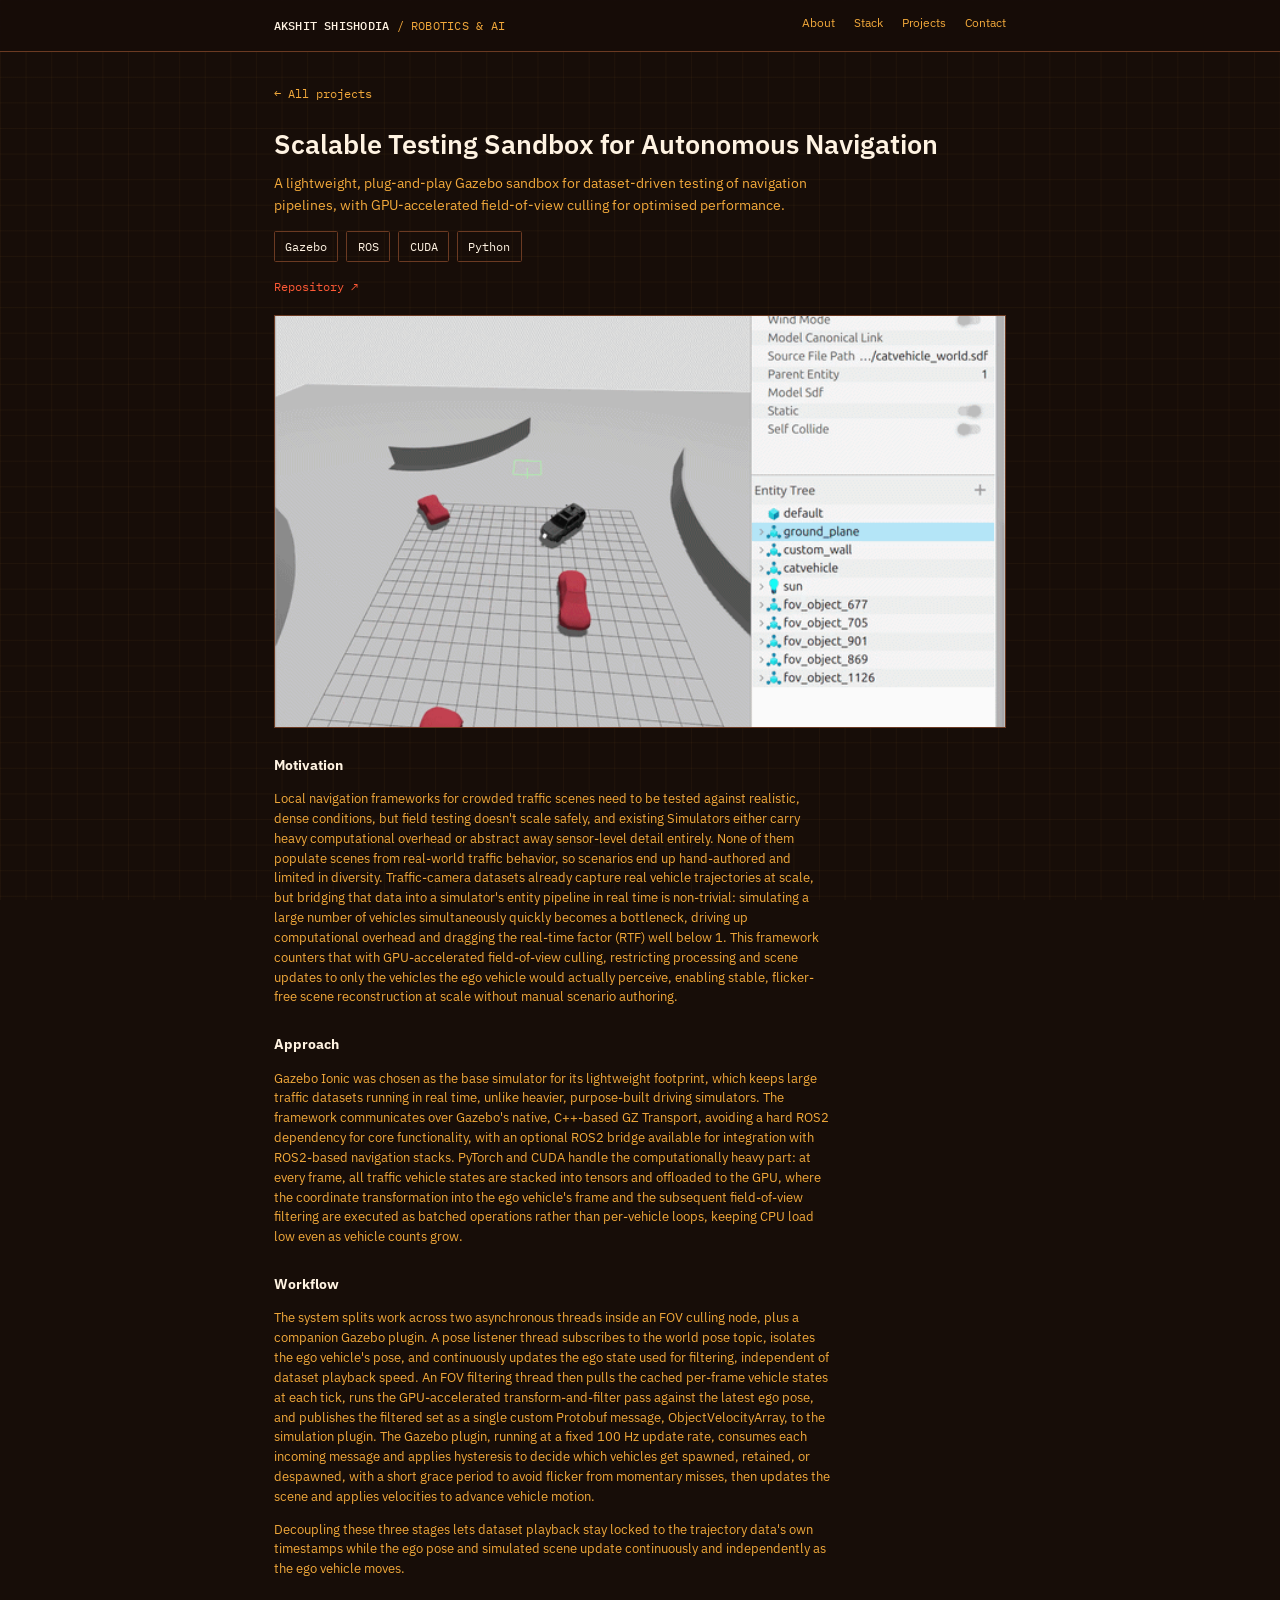
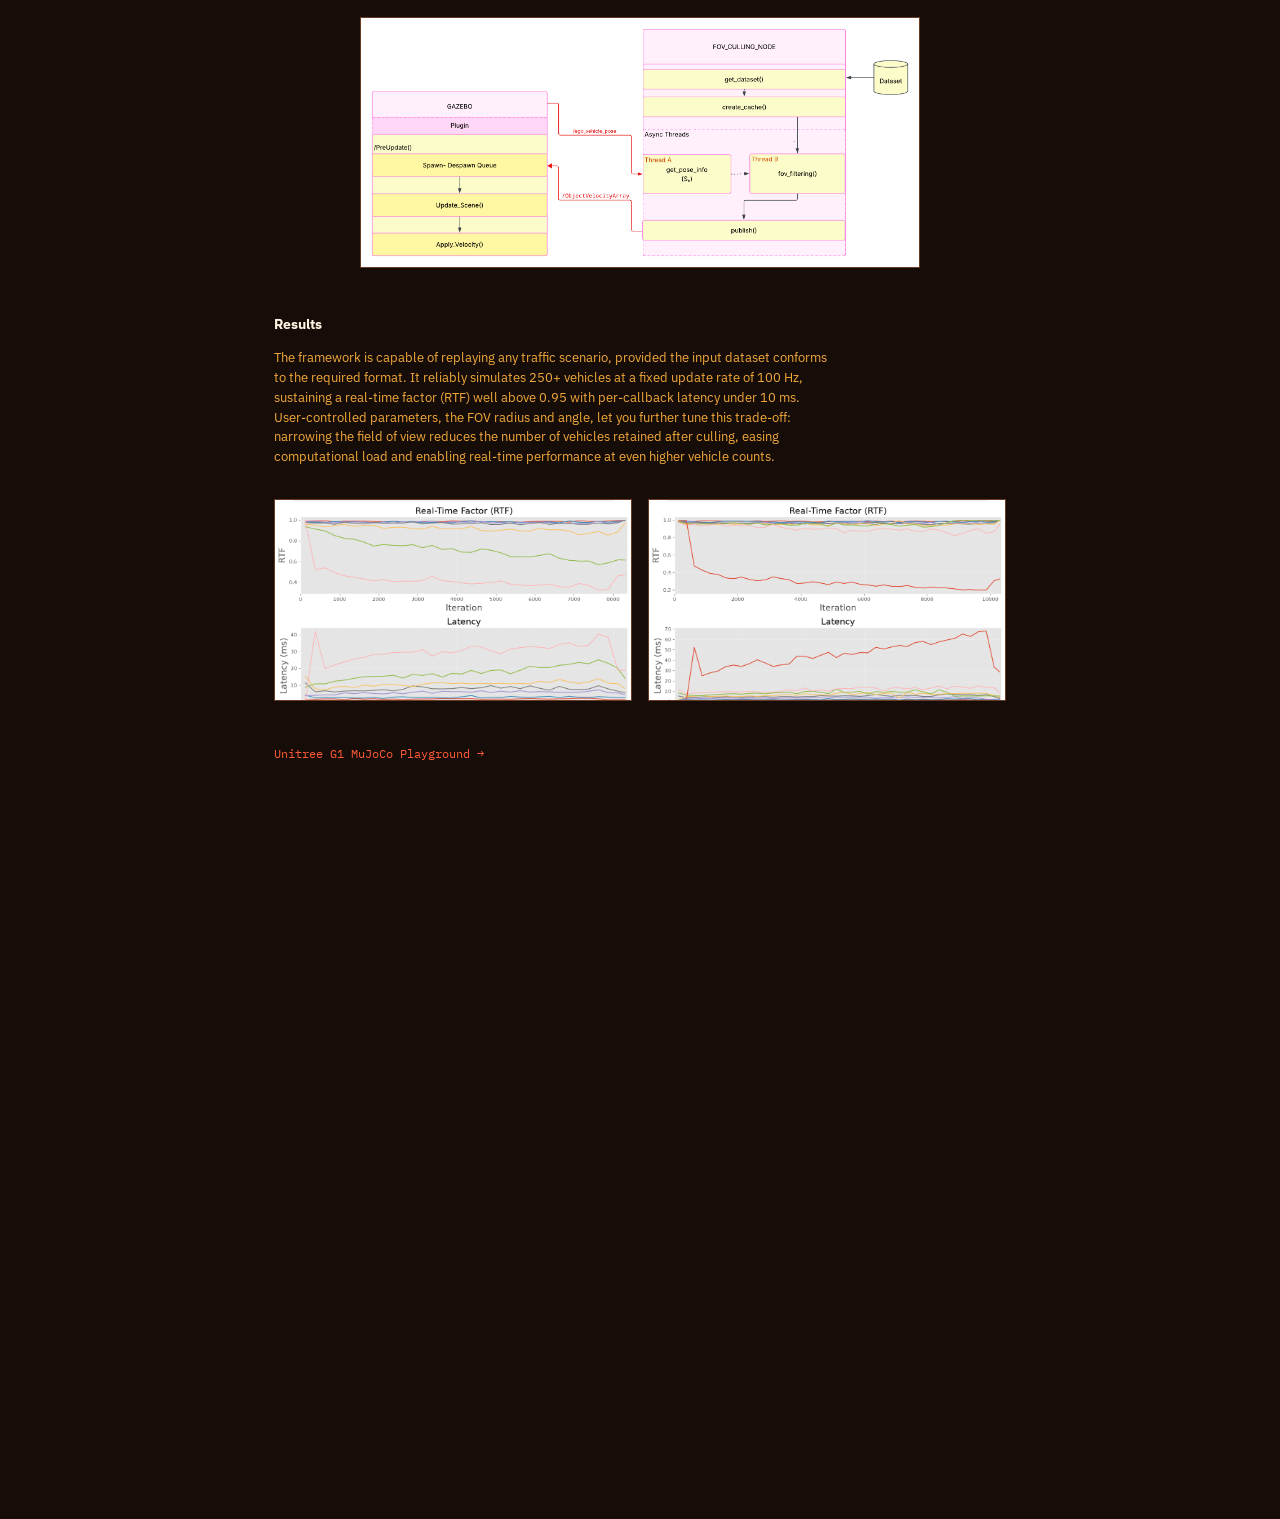
<file: projects/nav-sandbox.html>
<!DOCTYPE html>
<html lang="en">
<head>
<meta charset="UTF-8">
<meta name="viewport" content="width=device-width, initial-scale=1">
<title>Testing Sandbox for Autonomous Navigation — Akshit Shishodia</title>
<link rel="preconnect" href="https://fonts.googleapis.com">
<link rel="preconnect" href="https://fonts.gstatic.com" crossorigin>
<link href="https://fonts.googleapis.com/css2?family=IBM+Plex+Sans:wght@400;500;600;700&family=IBM+Plex+Mono:wght@400;500&display=swap" rel="stylesheet">
<link rel="stylesheet" href="../styles.css">
</head>
<body>

<header class="nav">
  <div class="nav-inner">
    <div class="nav-mark"><b>AKSHIT SHISHODIA</b> / ROBOTICS &amp; AI</div>
    <nav class="nav-links">
      <a href="../index.html#about">About</a>
      <a href="../index.html#stack">Stack</a>
      <a href="../index.html#projects">Projects</a>
      <a href="../index.html#contact">Contact</a>
    </nav>
  </div>
</header>

<main class="wrap" style="padding-top:40px;">
  <a class="back-link" href="../index.html#projects">&larr; All projects</a>

  <div class="case-head">
    <h1>Scalable Testing Sandbox for Autonomous Navigation</h1>
    <!-- <span class="sheet-num">DWG-002</span> -->
  </div>
  <p class="case-summary">
    A lightweight, plug-and-play Gazebo sandbox for dataset-driven testing of navigation pipelines, with GPU-accelerated field-of-view culling for optimised performance.
  </p>
  <div class="chips" style="margin-top:16px;">
    <span class="chip">Gazebo</span>
    <span class="chip">ROS</span>
    <span class="chip">CUDA</span>
    <span class="chip">Python</span>
  </div>
  <div class="case-links">
    <a href="https://github.com/Akshit0601/Testing-Sandbox-For-Autonomous-Navigation" target="_blank" rel="noopener">Repository &#8599;</a>
    <!-- EDIT: add a demo video / paper / writeup link here if you have one -->
  </div>

  <div class="media-frame" data-placeholder="ADD GIF&#10;assets/nav-sandbox.gif">
    <img src="../assets/nav-sandbox.gif" alt="Testing Sandbox for Autonomous Navigation demo"
         onerror="this.parentElement.classList.add('is-empty')">
  </div>
  <div class="case-body">

 <h3>Motivation</h3>
<p>
Local navigation frameworks for crowded traffic scenes need to be tested against realistic, dense conditions, but field testing doesn't scale safely, and existing Simulators either carry heavy computational overhead or abstract away sensor-level detail entirely. None of them populate scenes from real-world traffic behavior, so scenarios end up hand-authored and limited in diversity. Traffic-camera datasets already capture real vehicle trajectories at scale, but bridging that data into a simulator's entity pipeline in real time is non-trivial: simulating a large number of vehicles simultaneously quickly becomes a bottleneck, driving up computational overhead and dragging the real-time factor (RTF) well below 1. This framework counters that with GPU-accelerated field-of-view culling, restricting processing and scene updates to only the vehicles the ego vehicle would actually perceive, enabling stable, flicker-free scene reconstruction at scale without manual scenario authoring.</p>

<h3>Approach</h3>
<p>
  Gazebo Ionic was chosen as the base simulator for its lightweight footprint, which keeps large traffic datasets running in real time, unlike heavier, purpose-built driving simulators. The framework communicates over Gazebo's native, C++-based GZ Transport, avoiding a hard ROS2 dependency for core functionality, with an optional ROS2 bridge available for integration with ROS2-based navigation stacks. PyTorch and CUDA handle the computationally heavy part: at every frame, all traffic vehicle states are stacked into tensors and offloaded to the GPU, where the coordinate transformation into the ego vehicle's frame and the subsequent field-of-view filtering are executed as batched operations rather than per-vehicle loops, keeping CPU load low even as vehicle counts grow.
</p>

<h3>Workflow</h3>
<p>
  The system splits work across two asynchronous threads inside an FOV culling node, plus a companion Gazebo plugin. A pose listener thread subscribes to the world pose topic, isolates the ego vehicle's pose, and continuously updates the ego state used for filtering, independent of dataset playback speed. An FOV filtering thread then pulls the cached per-frame vehicle states at each tick, runs the GPU-accelerated transform-and-filter pass against the latest ego pose, and publishes the filtered set as a single custom Protobuf message, ObjectVelocityArray, to the simulation plugin. The Gazebo plugin, running at a fixed 100 Hz update rate, consumes each incoming message and applies hysteresis to decide which vehicles get spawned, retained, or despawned, with a short grace period to avoid flicker from momentary misses, then updates the scene and applies velocities to advance vehicle motion.
</p>
<p>
  Decoupling these three stages lets dataset playback stay locked to the trajectory data's own timestamps while the ego pose and simulated scene update continuously and independently as the ego vehicle moves.
</p>
<div style="display:flex; justify-content:center; margin:24px 0;">
  <div class="media-frame" style="width:100%; max-width:700px; aspect-ratio:auto;" data-placeholder="ADD IMAGE&#10;assets/workflow-diagram.png">
    <img src="../assets/workflow.png" alt="Workflow diagram of the FOV culling node and Gazebo plugin"
         style="width:100%; height:auto; object-fit:contain;"
         onerror="this.parentElement.classList.add('is-empty')">
  </div>
</div>

<h3>Results</h3>
<p>
The framework is capable of replaying any traffic scenario, provided the input dataset conforms to the required format. It reliably simulates 250+ vehicles at a fixed update rate of 100 Hz, sustaining a real-time factor (RTF) well above 0.95 with per-callback latency under 10 ms. User-controlled parameters, the FOV radius and angle, let you further tune this trade-off: narrowing the field of view reduces the number of vehicles retained after culling, easing computational load and enabling real-time performance at even higher vehicle counts.</p>
<div style="display:flex; gap:20px; flex-wrap:wrap;">
  <div class="media-frame" style="flex:1 1 260px; margin:24px 0;" data-placeholder="ADD IMAGE&#10;assets/rtf-comparison.png">
    <img src="../assets/fig6_a.png" alt="RTF and latency comparison between baseline and GPU-accelerated FOV culling"
         onerror="this.parentElement.classList.add('is-empty')">
  </div>
  <div class="media-frame" style="flex:1 1 260px; margin:24px 0;" data-placeholder="ADD IMAGE&#10;assets/scalability-results.png">
    <img src="../assets/fig6_b.png" alt="Effect of vehicle count and FOV angle on RTF and latency"
         onerror="this.parentElement.classList.add('is-empty')">
  </div>
</div>
</div>
  <div class="case-nav">
    <!-- <span><a href="unitree-g1.html">&larr; Unitree G1 MuJoCo Playground</a></span> -->
    <span><a href="unitree-g1.html">Unitree G1 MuJoCo Playground &rarr;</a></span>
  </div>
</main>

<footer>
  <!-- <p>Sheet rendered for github.com/Akshit0601 — revision draft-02</p> -->
</footer>

</body>
</html>
</file>
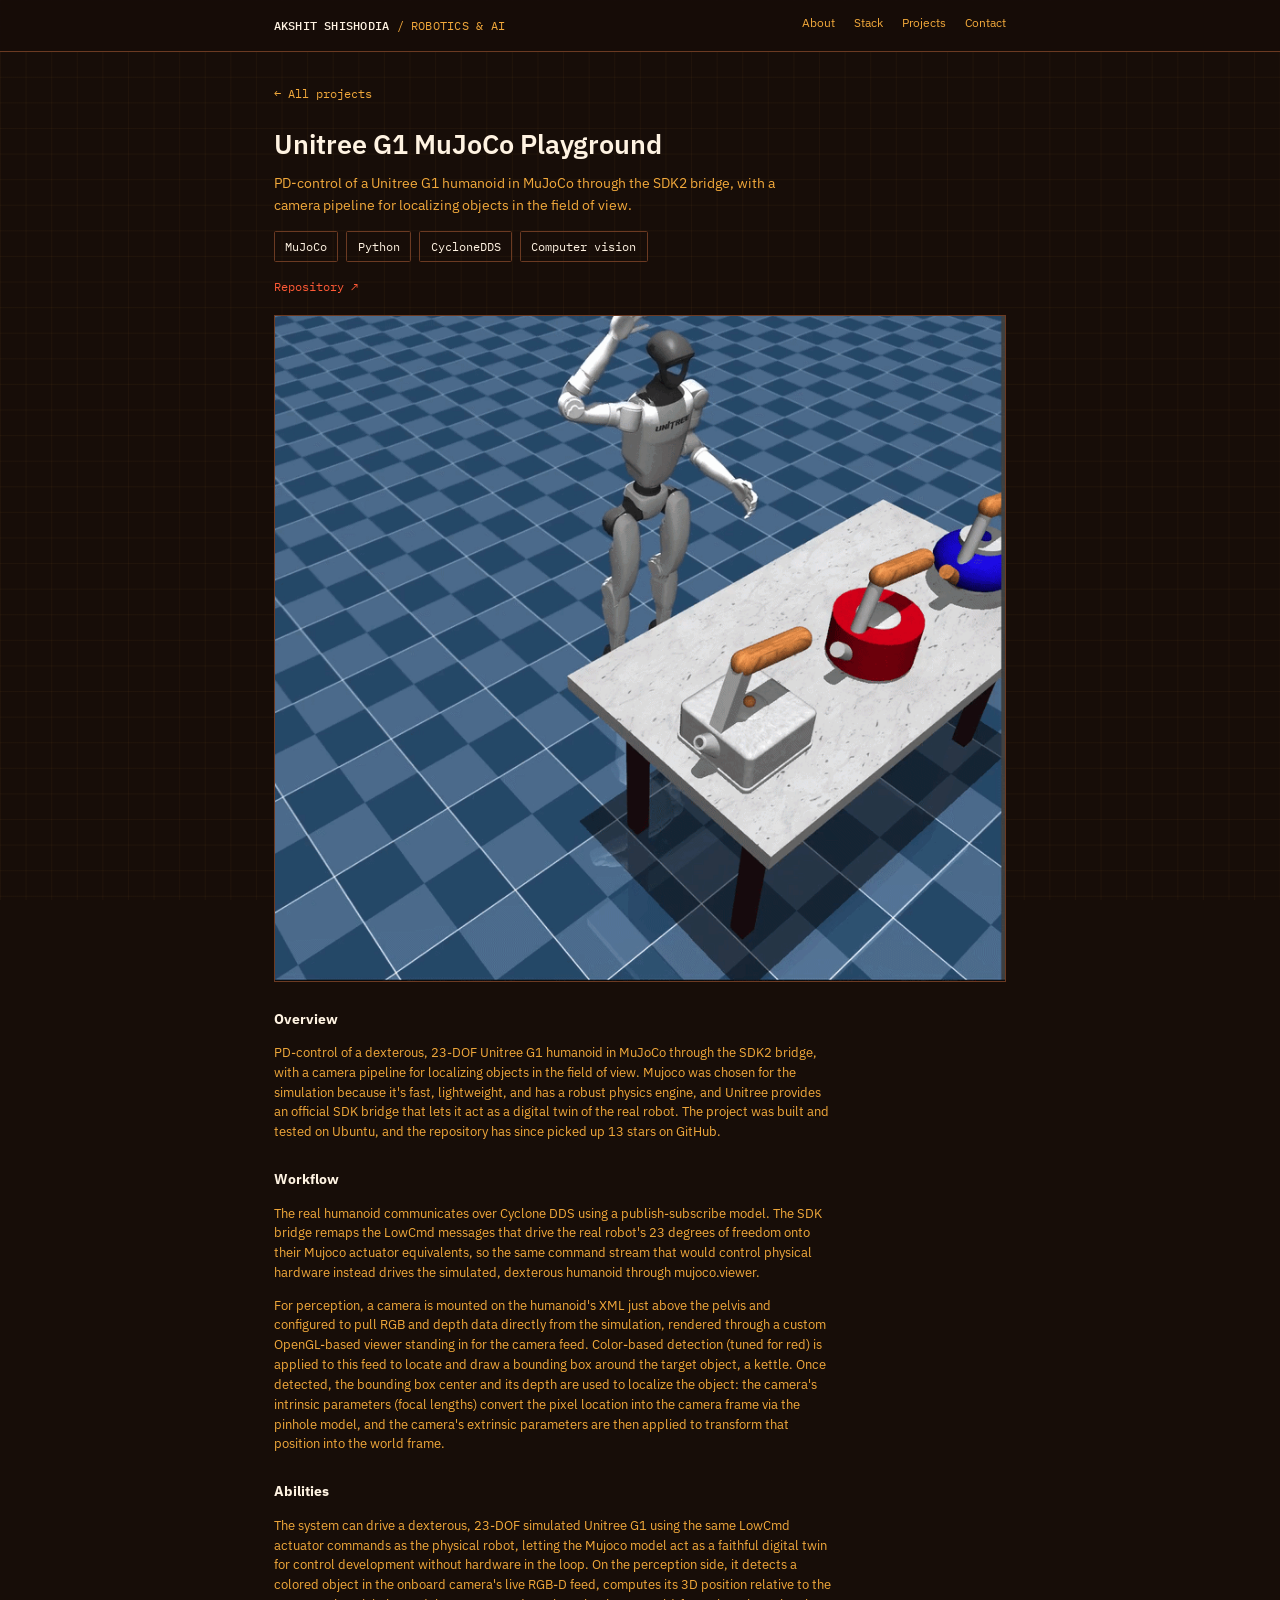
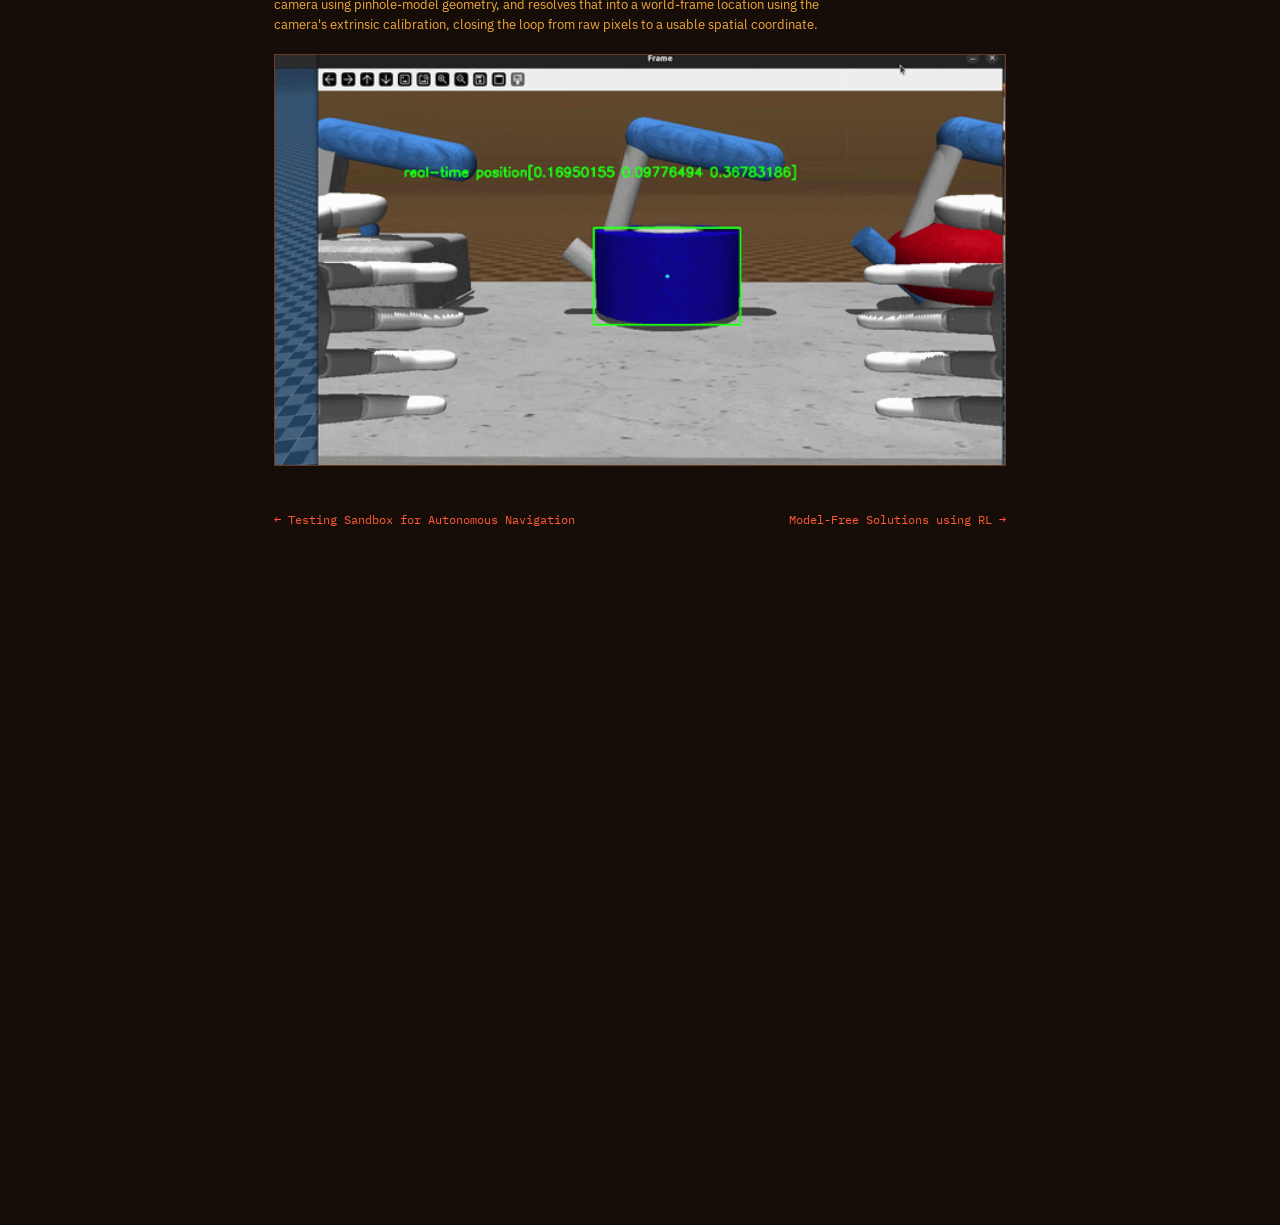
<file: projects/unitree-g1.html>
<!DOCTYPE html>
<html lang="en">
<head>
<meta charset="UTF-8">
<meta name="viewport" content="width=device-width, initial-scale=1">
<title>Unitree G1 MuJoCo Playground — Akshit Shishodia</title>
<link rel="preconnect" href="https://fonts.googleapis.com">
<link rel="preconnect" href="https://fonts.gstatic.com" crossorigin>
<link href="https://fonts.googleapis.com/css2?family=IBM+Plex+Sans:wght@400;500;600;700&family=IBM+Plex+Mono:wght@400;500&display=swap" rel="stylesheet">
<link rel="stylesheet" href="../styles.css">
</head>
<body>

<header class="nav">
  <div class="nav-inner">
    <div class="nav-mark"><b>AKSHIT SHISHODIA</b> / ROBOTICS &amp; AI</div>
    <nav class="nav-links">
      <a href="../index.html#about">About</a>
      <a href="../index.html#stack">Stack</a>
      <a href="../index.html#projects">Projects</a>
      <a href="../index.html#contact">Contact</a>
    </nav>
  </div>
</header>

<main class="wrap" style="padding-top:40px;">
  <a class="back-link" href="../index.html#projects">&larr; All projects</a>

  <div class="case-head">
    <h1>Unitree G1 MuJoCo Playground</h1>
    <!-- <span class="sheet-num">DWG-001</span> -->
  </div>
  <p class="case-summary">
    PD-control of a Unitree G1 humanoid in MuJoCo through the SDK2 bridge, with a camera pipeline for localizing objects in the field of view.
  </p>
  <div class="chips" style="margin-top:16px;">
    <span class="chip">MuJoCo</span>
    <span class="chip">Python</span>
    <span class="chip">CycloneDDS</span>
    <!-- <span class="chip">Control</span> -->
    <span class="chip">Computer vision</span>
  </div>
  <div class="case-links">
    <a href="https://github.com/Akshit0601/Unitree-G1-Mujoco-Playground" target="_blank" rel="noopener">Repository &#8599;</a>
  </div>

  <div class="media-frame" style="aspect-ratio:auto;" data-placeholder="ADD GIF&#10;assets/unitree-g1.gif">
  <img src="../assets/unitree-g1.gif" alt="Unitree G1 MuJoCo Playground demo"
       style="object-fit:contain;"
       onerror="this.parentElement.classList.add('is-empty')">
</div>

  <div class="case-body">
    <h3>Overview</h3>
    <p>
    PD-control of a dexterous, 23-DOF Unitree G1 humanoid in MuJoCo through the SDK2 bridge, with a camera pipeline for localizing objects in the field of view. Mujoco was chosen for the simulation because it's fast, lightweight, and has a robust physics engine, and Unitree provides an official SDK bridge that lets it act as a digital twin of the real robot. The project was built and tested on Ubuntu, and the repository has since picked up 13 stars on GitHub.
    </p>

    <h3>Workflow</h3>
    <p>
      The real humanoid communicates over Cyclone DDS using a publish-subscribe model. The SDK bridge remaps the LowCmd messages that drive the real robot's 23 degrees of freedom onto their Mujoco actuator equivalents, so the same command stream that would control physical hardware instead drives the simulated, dexterous humanoid through mujoco.viewer.
    </p>
    <p>
      For perception, a camera is mounted on the humanoid's XML just above the pelvis and configured to pull RGB and depth data directly from the simulation, rendered through a custom OpenGL-based viewer standing in for the camera feed. Color-based detection (tuned for red) is applied to this feed to locate and draw a bounding box around the target object, a kettle. Once detected, the bounding box center and its depth are used to localize the object: the camera's intrinsic parameters (focal lengths) convert the pixel location into the camera frame via the pinhole model, and the camera's extrinsic parameters are then applied to transform that position into the world frame.
    </p>

    <h3>Abilities</h3>
    <p>
      The system can drive a dexterous, 23-DOF simulated Unitree G1 using the same LowCmd actuator commands as the physical robot, letting the Mujoco model act as a faithful digital twin for control development without hardware in the loop. On the perception side, it detects a colored object in the onboard camera's live RGB-D feed, computes its 3D position relative to the camera using pinhole-model geometry, and resolves that into a world-frame location using the camera's extrinsic calibration, closing the loop from raw pixels to a usable spatial coordinate.
    </p>
  </div>
  <div class="media-frame" data-placeholder="ADD GIF&#10;assets/localisation.gif">
    <img src="../assets/localisation.gif" alt="Unitree G1 MuJoCo Playground demo"
         onerror="this.parentElement.classList.add('is-empty')">
  </div>

  <div class="case-nav">
    <span><a href="nav-sandbox.html">&larr;   Testing Sandbox for Autonomous Navigation </a></span>
    <span><a href="cartpole-reinforce.html">Model-Free Solutions using RL &rarr;</a></span>
  </div>
</main>

<footer>
  <!-- <p>Sheet rendered for github.com/Akshit0601 — revision draft-02</p> -->
</footer>

</body>
</html>
</file>
<file: styles.css>
/* ============================================================
   TOKENS — foundry / hot-metal palette
   ============================================================ */
:root{
  --navy-deep:#170D08; --navy-line:#6B3A22; --navy-panel:#241309;
  --ink-line:#F2A93B; --ink-bright:#FFF3E2; --ink-muted:#A6674A; --amber:#FF5A36;
  --sans:'IBM Plex Sans',-apple-system,sans-serif;
  --mono:'IBM Plex Mono','SFMono-Regular',monospace;
}
*{ box-sizing:border-box; }
html{ scroll-behavior:smooth; scroll-padding-top:70px; }
body{ zoom:.8; /* page scaled down 20% */ margin:0; background:var(--navy-deep); color:var(--ink-bright); font-family:var(--sans); line-height:1.55; position:relative; overflow-x:hidden; }
body::before{
  content:""; position:fixed; inset:0; z-index:-1; background-color:var(--navy-deep);
  background:
    linear-gradient(rgba(242,169,59,.045) 1px,transparent 1px) 0 0/100% 32px,
    linear-gradient(90deg,rgba(242,169,59,.045) 1px,transparent 1px) 0 0/32px 100%;
  background-color:var(--navy-deep);
}
a{ color:var(--amber); text-decoration:none; }
a:hover{ text-decoration:underline; text-underline-offset:3px; }
a:focus-visible, button:focus-visible{ outline:2px solid var(--amber); outline-offset:3px; }
.wrap{ max-width:980px; margin:0 auto; padding:0 32px; position:relative; z-index:1; }

.crosshair{ position:relative; }
.crosshair::before,.crosshair::after{ content:""; position:absolute; width:14px; height:14px; border-color:var(--ink-line); opacity:.55; }
.crosshair::before{ top:-1px; left:-1px; border-top:1px solid; border-left:1px solid; }
.crosshair::after{ bottom:-1px; right:-1px; border-bottom:1px solid; border-right:1px solid; }

/* ============================================================
   BACKGROUND SCHEMATICS (parallax offset set by script.js via --py)
   ============================================================ */
section{ position:relative; padding:56px 0; border-top:1px solid var(--navy-line); }
.bg-graphic{ position:absolute; top:-10px; width:440px; max-width:46vw; opacity:.22; pointer-events:none; z-index:0; transform:translateY(var(--py,0px)); will-change:transform; }
.bg-graphic.right{ right:-70px; }
.bg-graphic.left{ left:-70px; }
.bg-graphic svg{ width:100%; height:auto; display:block; }
#about .bg-graphic{ top:210px; }
@media (max-width:900px){ .bg-graphic{ opacity:.10; width:300px; } }
@media (max-width:640px){ .bg-graphic{ display:none; } }

/* ============================================================
   NAV — with scroll progress bar and active-section link
   ============================================================ */
header.nav{ position:sticky; top:0; z-index:20; background:rgba(23,13,8,.9); backdrop-filter:blur(6px); border-bottom:1px solid var(--navy-line); }
.nav-inner{ max-width:980px; margin:0 auto; padding:18px 32px; display:flex; align-items:center; justify-content:space-between; flex-wrap:wrap; gap:10px; }
.nav-mark{ font-family:var(--mono); font-size:.9rem; color:var(--ink-line); letter-spacing:.02em; }
.nav-mark b{ color:var(--ink-bright); font-weight:500; }
.nav-links{ display:flex; gap:24px; flex-wrap:wrap; }
.nav-links a{ font-size:.95rem; color:var(--ink-line); padding-bottom:3px; border-bottom:2px solid transparent; transition:color .2s, border-color .2s; }
.nav-links a:hover{ color:var(--amber); text-decoration:none; }
.nav-links a.active{ color:var(--amber); border-bottom-color:var(--amber); }
.nav-progress{ position:absolute; left:0; bottom:-1px; height:2px; width:100%; background:var(--amber); box-shadow:0 0 8px var(--amber); transform-origin:left; transform:scaleX(var(--sp,0)); }

/* ============================================================
   HERO
   ============================================================ */
.hero{ padding:80px 0 64px; overflow:visible; }
.hero-grid{ position:relative; z-index:1; }
@media (min-width:761px){
  .hero-grid{ display:grid; grid-template-columns:.85fr 1.15fr; gap:40px; align-items:center; }
  .hero-media{ width:100%; max-width:300px; }
}
@media (max-width:760px){
  .hero-grid{ display:flex; flex-direction:column; gap:28px; }
  .hero-media{ width:100%; max-width:320px; margin:0 0 4px; }
}
.hero h1{ font-size:clamp(2.4rem,4.8vw,3.5rem); line-height:1.08; margin:0 0 16px; font-weight:600; letter-spacing:-.01em; }
.hero .role{ font-family:var(--mono); color:var(--amber); font-size:1rem; margin-bottom:20px; }
.hero p.summary{ color:var(--ink-line); max-width:48ch; font-size:1.1rem; }
.hero-actions{ display:flex; gap:16px; margin-top:28px; flex-wrap:wrap; }
.btn{ font-family:var(--mono); font-size:.92rem; padding:12px 20px; border:1px solid var(--ink-line); color:var(--ink-bright); border-radius:2px; transition:border-color .15s,color .15s,background .15s; display:inline-block; }
.btn:hover{ border-color:var(--amber); color:var(--amber); text-decoration:none; }
.btn.primary{ background:var(--amber); color:var(--navy-deep); border-color:var(--amber); font-weight:500; }
.btn.primary:hover{ background:transparent; color:var(--amber); }
.hero-media{ border:1px solid var(--navy-line); background:var(--navy-panel); padding:20px; display:flex; flex-direction:column; gap:18px; }

/* ============================================================
   PHOTO / MEDIA FRAMES
   ============================================================ */
.photo-frame,.media-frame{ position:relative; border:1px solid var(--navy-line); background:var(--navy-panel); overflow:hidden; }
.photo-frame{ aspect-ratio:4/5; }
.media-frame{ aspect-ratio:16/9; margin:24px 0; }
.photo-frame img,.media-frame img{ width:100%; height:100%; object-fit:cover; display:block; }
.photo-frame.is-empty img,.media-frame.is-empty img{ display:none; }
.photo-frame.is-empty,.media-frame.is-empty{ display:flex; align-items:center; justify-content:center; text-align:center; background-image:repeating-linear-gradient(45deg,rgba(242,169,59,.08) 0 1px,transparent 1px 10px); }
.photo-frame.is-empty::after,.media-frame.is-empty::after{ content:attr(data-placeholder); font-family:var(--mono); font-size:.78rem; color:var(--ink-muted); white-space:pre-line; padding:14px; line-height:1.6; }
.photo-frame.round{ border-radius:50%; aspect-ratio:1/1; }
.frame-caption{ font-family:var(--mono); font-size:.76rem; color:var(--ink-muted); margin-top:8px; }

/* ============================================================
   SECTION SCAFFOLDING
   ============================================================ */
.sheet-id{ font-family:var(--mono); font-size:.85rem; color:var(--ink-muted); margin-bottom:9px; position:relative; z-index:1; }
h2{ font-size:1.7rem; font-weight:600; margin:0 0 26px; position:relative; z-index:1; }

/* about */
.about-grid{ display:grid; grid-template-columns:1fr 240px; gap:44px; position:relative; z-index:1; }
@media (max-width:700px){ .about-grid{ grid-template-columns:1fr; } }
.about-grid p{ color:var(--ink-line); font-size:1.1rem; max-width:62ch; }
.about-grid p+p{ margin-top:16px; }
.specs{ font-family:var(--mono); font-size:.9rem; }
.specs dt{ color:var(--ink-muted); margin-top:16px; }
.specs dt:first-child{ margin-top:0; }
.specs dd{ margin:2px 0 0; color:var(--ink-bright); }

/* stack */
.stack-group{ margin-bottom:26px; }
.stack-group h3{ font-family:var(--mono); font-weight:500; font-size:.88rem; color:var(--ink-muted); margin:0 0 12px; }
.chips{ display:flex; flex-wrap:wrap; gap:10px; }
.chip{ font-family:var(--mono); font-size:.9rem; padding:7px 13px; border:1px solid var(--navy-line); border-radius:2px; color:var(--ink-bright); }
#stack .chip:hover,.tj-more .chip:hover{ border-color:var(--amber); color:var(--amber); }

/* projects */
.sheet{ border:1px solid var(--navy-line); background:var(--navy-panel); padding:28px 30px; margin-bottom:20px; position:relative; z-index:1; overflow:hidden; }
.sheet::before{ content:""; position:absolute; left:0; top:0; bottom:0; width:3px; background:var(--amber); transform:scaleY(0); transform-origin:top; transition:transform .35s ease; }
.sheet:hover{ border-color:var(--amber); }
.sheet:hover::before{ transform:scaleY(1); }
.sheet-head{ display:flex; justify-content:space-between; align-items:baseline; gap:18px; margin-bottom:9px; flex-wrap:wrap; }
.sheet-head h3{ font-size:1.22rem; margin:0; font-weight:600; }
.sheet-head h3 a{ color:var(--ink-bright); }
.sheet-head h3 a:hover{ color:var(--amber); }
.sheet-num{ font-family:var(--mono); font-size:.85rem; color:var(--amber); white-space:nowrap; }
.sheet p{ color:var(--ink-line); margin:9px 0 16px; max-width:66ch; }
.sheet .chips{ margin-bottom:16px; }
.sheet-links{ display:flex; gap:20px; font-family:var(--mono); font-size:.9rem; }

/* project detail subpages */
.back-link{ font-family:var(--mono); font-size:.9rem; color:var(--ink-line); display:inline-block; margin-bottom:25px; }
.back-link:hover{ color:var(--amber); }
.case-head{ display:flex; justify-content:space-between; align-items:baseline; gap:18px; flex-wrap:wrap; margin-bottom:7px; }
.case-head h1{ font-size:2.1rem; margin:0; font-weight:600; }
.case-summary{ color:var(--ink-line); max-width:68ch; font-size:1.1rem; margin-top:11px; }
.case-links{ display:flex; gap:20px; font-family:var(--mono); font-size:.92rem; margin-top:20px; }
.case-body p{ color:var(--ink-line); max-width:70ch; }
.case-body h3{ font-size:1.08rem; margin:34px 0 11px; }
.case-nav{ display:flex; justify-content:space-between; padding:32px 0 62px; font-family:var(--mono); font-size:.92rem; }

/* ============================================================
   TRAJECTORY — scroll-driven rail
   ============================================================ */
.tj-hint{ font-family:var(--mono); font-size:.85rem; color:var(--ink-muted); margin:-12px 0 28px; position:relative; z-index:1; }
.traj{ --p:0; position:relative; padding-left:44px; z-index:1; }
.tj-rail{ position:absolute; left:8px; top:0; bottom:0; width:2px; background:var(--navy-line); }
.tj-fill{ position:absolute; left:0; top:0; width:100%; height:calc(var(--p)*100%); background:var(--amber); box-shadow:0 0 10px var(--amber); }
.tj-marker{ position:absolute; left:50%; top:calc(var(--p)*100%); width:16px; height:16px; margin:-8px 0 0 -8px; border-radius:50%; background:var(--amber); box-shadow:0 0 0 5px rgba(255,90,54,.22),0 0 18px var(--amber); }
.tj-item{ position:relative; margin-bottom:22px; }
.js .tj-item{ opacity:.45; transform:translateX(10px); transition:opacity .4s,transform .4s; }
.js .tj-item.reached{ opacity:1; transform:none; }
.tj-item:last-child{ margin-bottom:0; }
.tj-item::before{ content:""; position:absolute; left:-44px; top:26px; width:14px; height:14px; background:var(--navy-deep); border:2px solid var(--navy-line); border-radius:50%; transition:background .3s,border-color .3s; }
.tj-item.reached::before{ border-color:var(--ink-line); }
.tj-item.active::before{ background:var(--amber); border-color:var(--amber); }
.tj-head{ all:unset; box-sizing:border-box; cursor:pointer; width:100%; display:grid; grid-template-columns:1fr auto; gap:4px 16px; padding:20px 24px; border:1px solid var(--navy-line); background:var(--navy-panel); transition:border-color .25s; }
.tj-head:hover,.tj-item.active .tj-head{ border-color:var(--amber); }
.tj-head:focus-visible{ outline:2px solid var(--amber); outline-offset:3px; }
.tj-date{ grid-column:1; font-family:var(--mono); font-size:.82rem; color:var(--amber); }
.tj-title{ grid-column:1; font-size:1.15rem; font-weight:600; color:var(--ink-bright); }
.tj-org{ grid-column:1; font-family:var(--mono); font-size:.85rem; color:var(--ink-muted); }
.tj-toggle{ grid-column:2; grid-row:1/span 3; align-self:center; font-family:var(--mono); font-size:1.4rem; color:var(--ink-line); transition:transform .25s; }
.tj-item.open .tj-toggle{ transform:rotate(45deg); }
.tj-more{ display:grid; grid-template-rows:0fr; transition:grid-template-rows .3s ease; }
.tj-item.open .tj-more{ grid-template-rows:1fr; }
.tj-more>div{ overflow:hidden; border:1px solid var(--navy-line); border-top:none; background:var(--navy-panel); padding:0 24px; }
.tj-item:not(.open) .tj-more>div{ border-color:transparent; }
.tj-item.open .tj-more>div{ padding:4px 24px 22px; }
.tj-more p{ margin:12px 0 14px; color:var(--ink-line); max-width:62ch; }

/* ============================================================
   INTERESTS & TRIVIA
   ============================================================ */
.trivia-grid{ display:grid; grid-template-columns:repeat(3,1fr); gap:16px; position:relative; z-index:1; }
.trivia-card{ border:1px solid var(--navy-line); background:var(--navy-panel); padding:20px 22px; transition:border-color .25s; }
.trivia-card:hover{ border-color:var(--amber); }
.trivia-card p{ margin:0; color:var(--ink-line); }
@media (max-width:800px){ .trivia-grid{ grid-template-columns:repeat(2,1fr); } }
@media (max-width:520px){ .trivia-grid{ grid-template-columns:1fr; } }

/* ============================================================
   CONTACT
   ============================================================ */
.contact-grid{ display:grid; grid-template-columns:200px 1fr; gap:32px; align-items:start; position:relative; z-index:1; }
@media (max-width:600px){ .contact-grid{ grid-template-columns:1fr; } }
.titleblock{ border:1px solid var(--navy-line); background:var(--navy-panel); display:grid; grid-template-columns:repeat(2,1fr); }
.tb-cell{ padding:20px 22px; border-left:1px solid var(--navy-line); border-top:1px solid var(--navy-line); }
.tb-cell:nth-child(-n+2){ border-top:none; }
.tb-cell:nth-child(odd){ border-left:none; }
.tb-label{ font-family:var(--mono); font-size:.78rem; color:var(--ink-muted); margin-bottom:7px; }
.tb-value{ font-size:1.02rem; }
.tb-value a{ color:var(--ink-bright); }
.tb-value a:hover{ color:var(--amber); }

/* ============================================================
   CLOSING — sunburst scales and photo rises with scroll
   ============================================================ */
.quote-section{ overflow:hidden; padding:84px 0 0; }
.sunburst{ position:absolute; left:50%; bottom:0; transform:translateX(-50%) scale(var(--sb,1)); transform-origin:50% 100%; width:900px; max-width:160vw; opacity:.28; z-index:0; pointer-events:none; }
.quote-inner{ position:relative; z-index:1; text-align:center; }
.quote-text{ font-size:clamp(2.1rem,5.4vw,3.3rem); font-weight:600; letter-spacing:-.01em; color:var(--amber); margin:0 0 9px; }
.quote-sub{ font-family:var(--mono); font-size:.9rem; color:var(--ink-muted); }
.leap-wrap{ position:relative; width:260px; margin:44px auto 0; transform:translateY(var(--lift,0px)); will-change:transform; }
.leap-wrap .photo-frame{ transform:rotate(-4deg); aspect-ratio:3/4; }
.leap-shadow{ width:170px; height:24px; margin:16px auto 0; background:radial-gradient(ellipse at center,rgba(0,0,0,.55) 0%,transparent 72%); transform:scaleX(var(--shadow,1)); opacity:var(--shadow,1); }
.leap-marks{ position:absolute; top:20%; left:-26px; width:20px; height:60%; display:flex; flex-direction:column; justify-content:space-between; opacity:.6; }
.leap-marks span{ display:block; width:100%; height:2px; background:var(--ink-line); transform:skewY(-25deg); }

footer{ padding:34px 0 68px; text-align:center; }
footer p{ font-family:var(--mono); font-size:.83rem; color:var(--ink-muted); }
::selection{ background:var(--amber); color:var(--navy-deep); }

/* ============================================================
   SCROLL REVEAL — only hidden when JS is running (html.js)
   ============================================================ */
.js .rv{ opacity:0; transform:translateY(22px); transition:opacity .6s ease var(--d,0ms),transform .6s ease var(--d,0ms); }
.js .rv.in{ opacity:1; transform:none; }
.js .rv.pop{ transform:translateY(10px) scale(.94); }
.js .rv.pop.in{ transform:none; }

@media (prefers-reduced-motion:reduce){
  html{ scroll-behavior:auto; }
  .js .rv,.js .tj-item{ opacity:1; transform:none; transition:none; }
  .tj-more,.tj-toggle,.sheet::before{ transition:none; }
}
</file>
